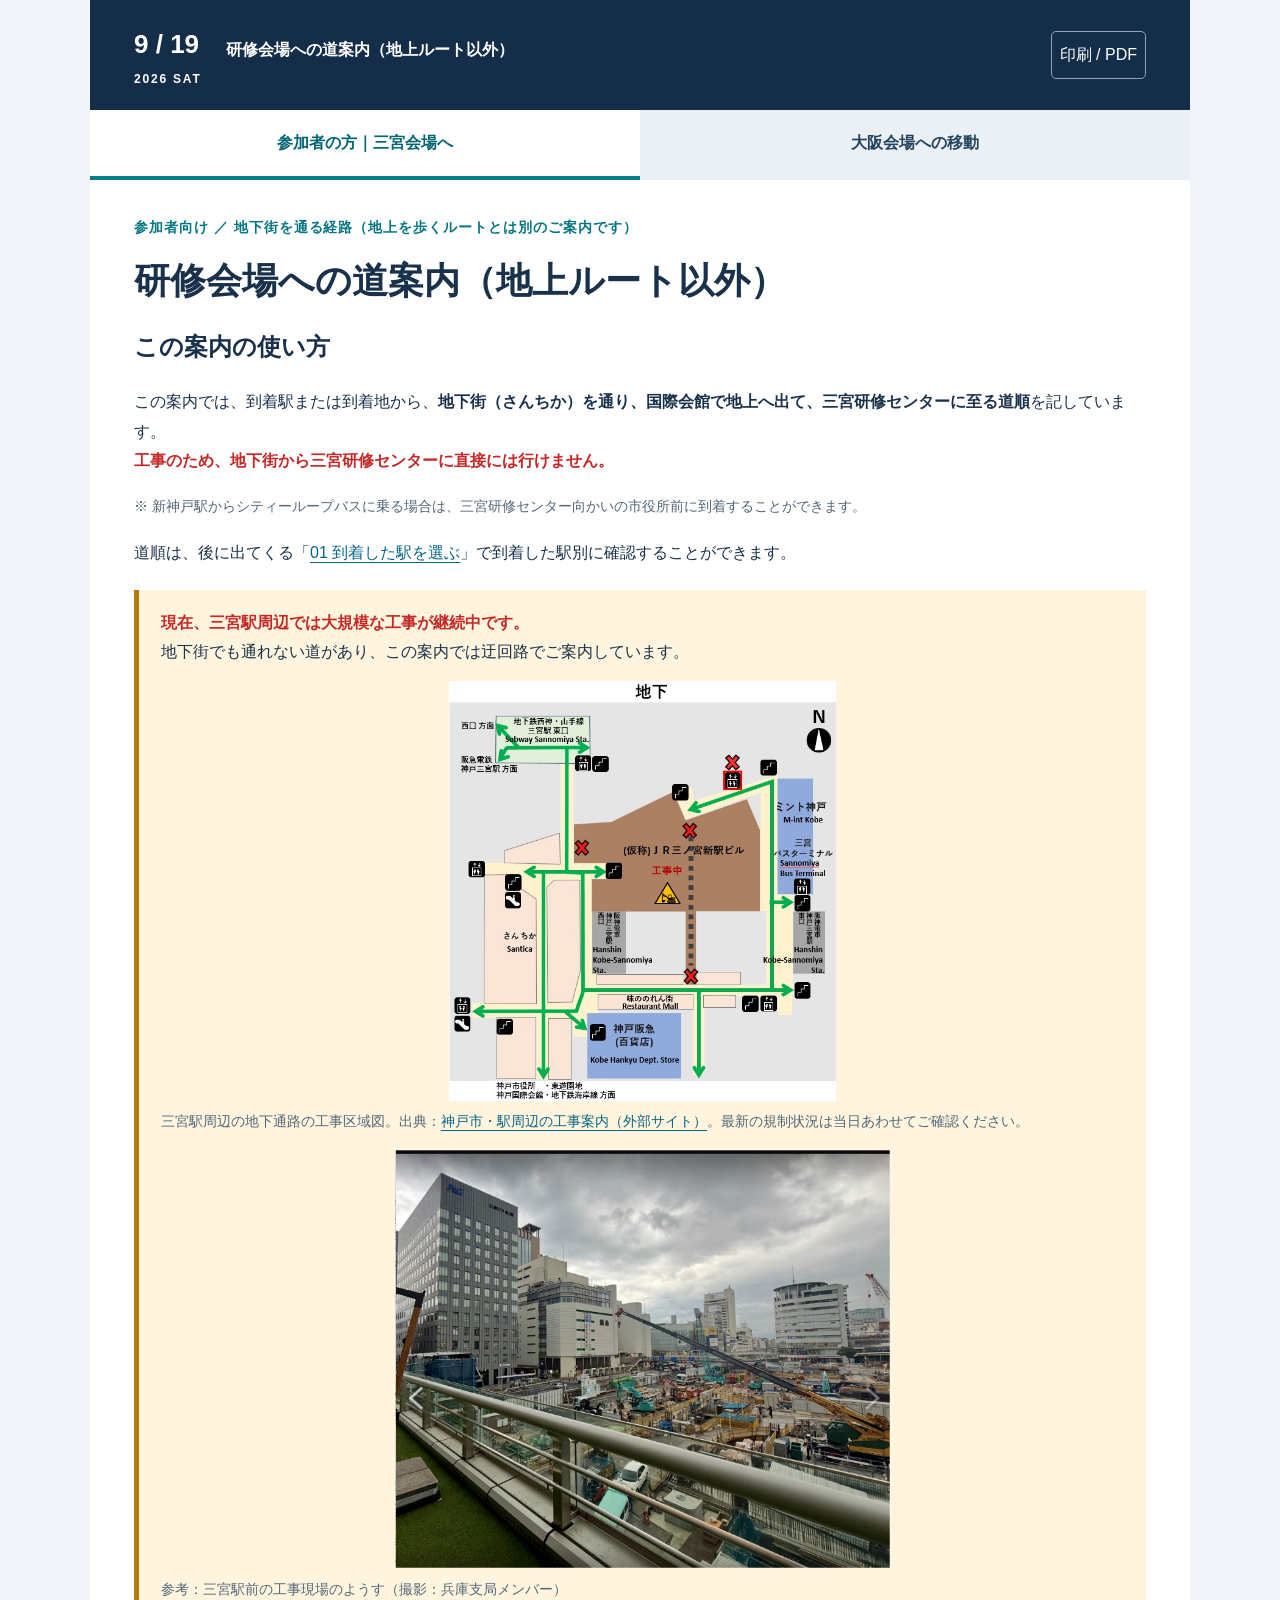
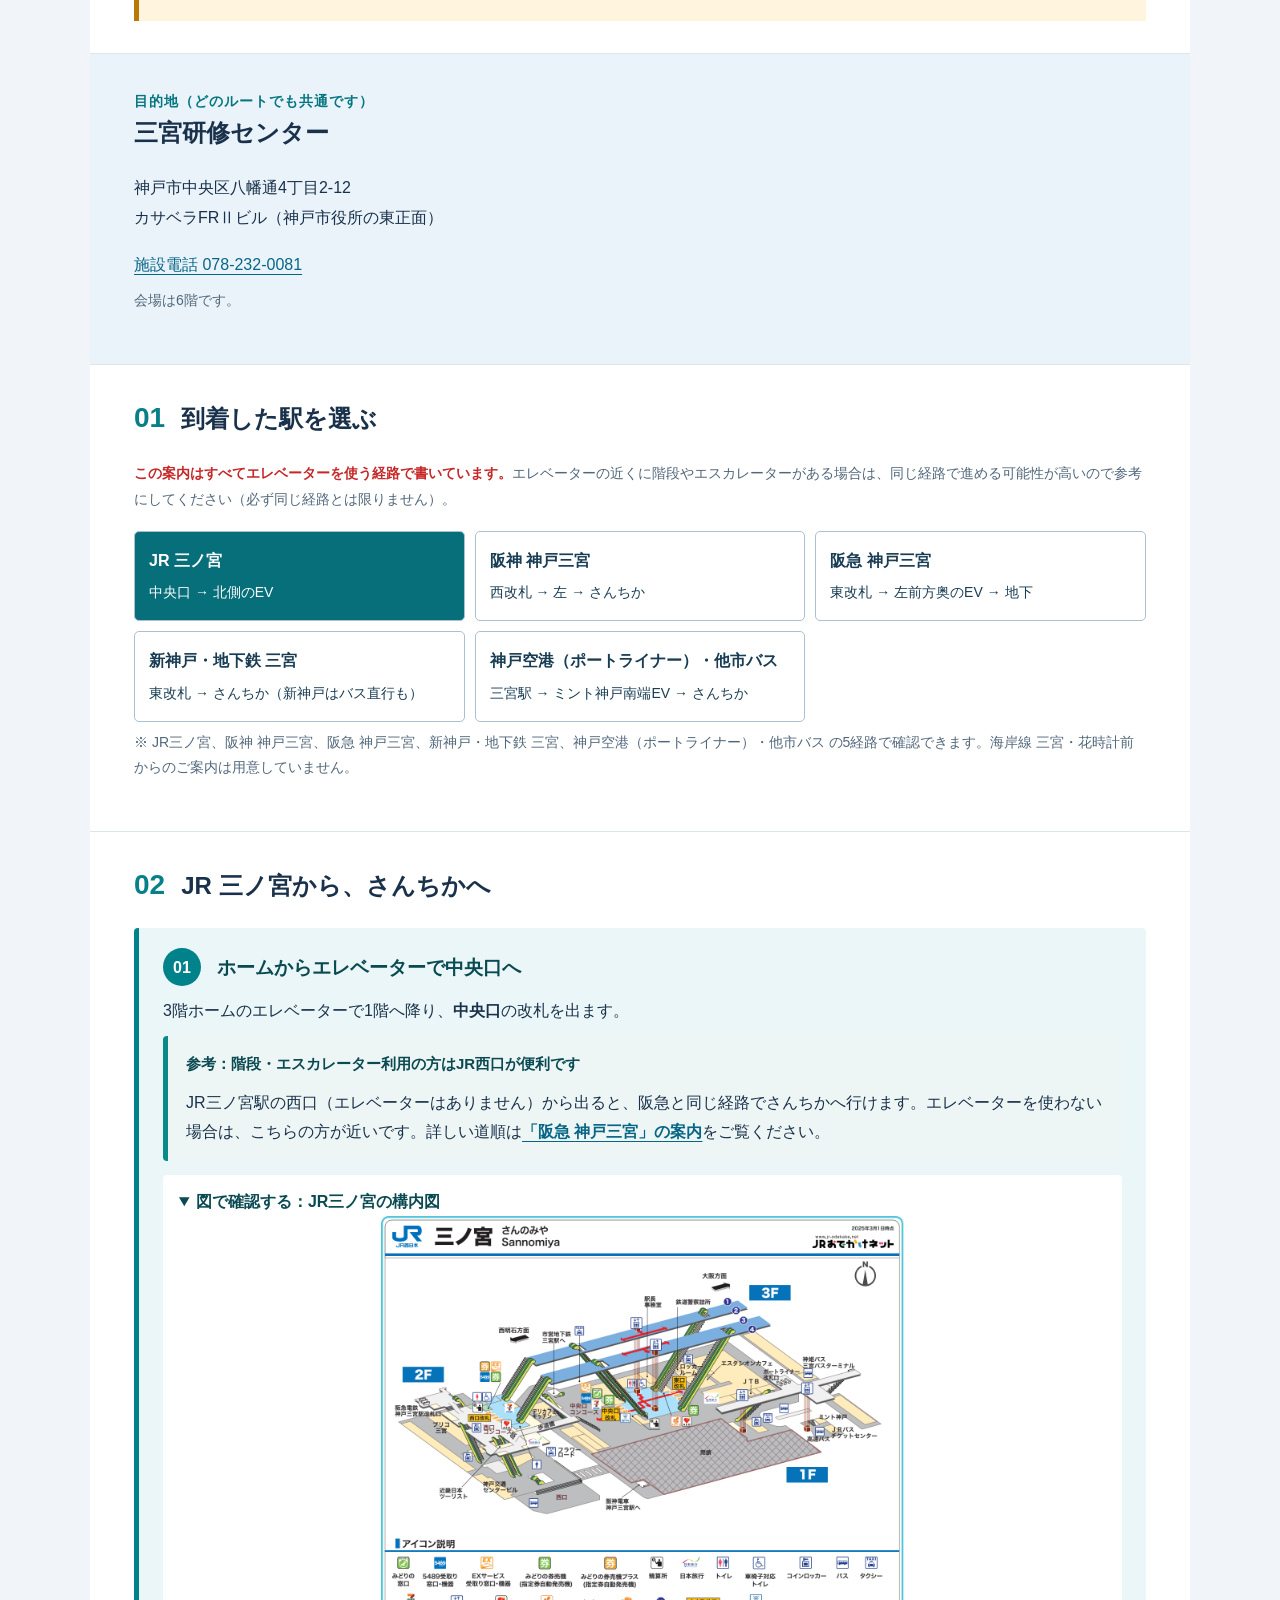
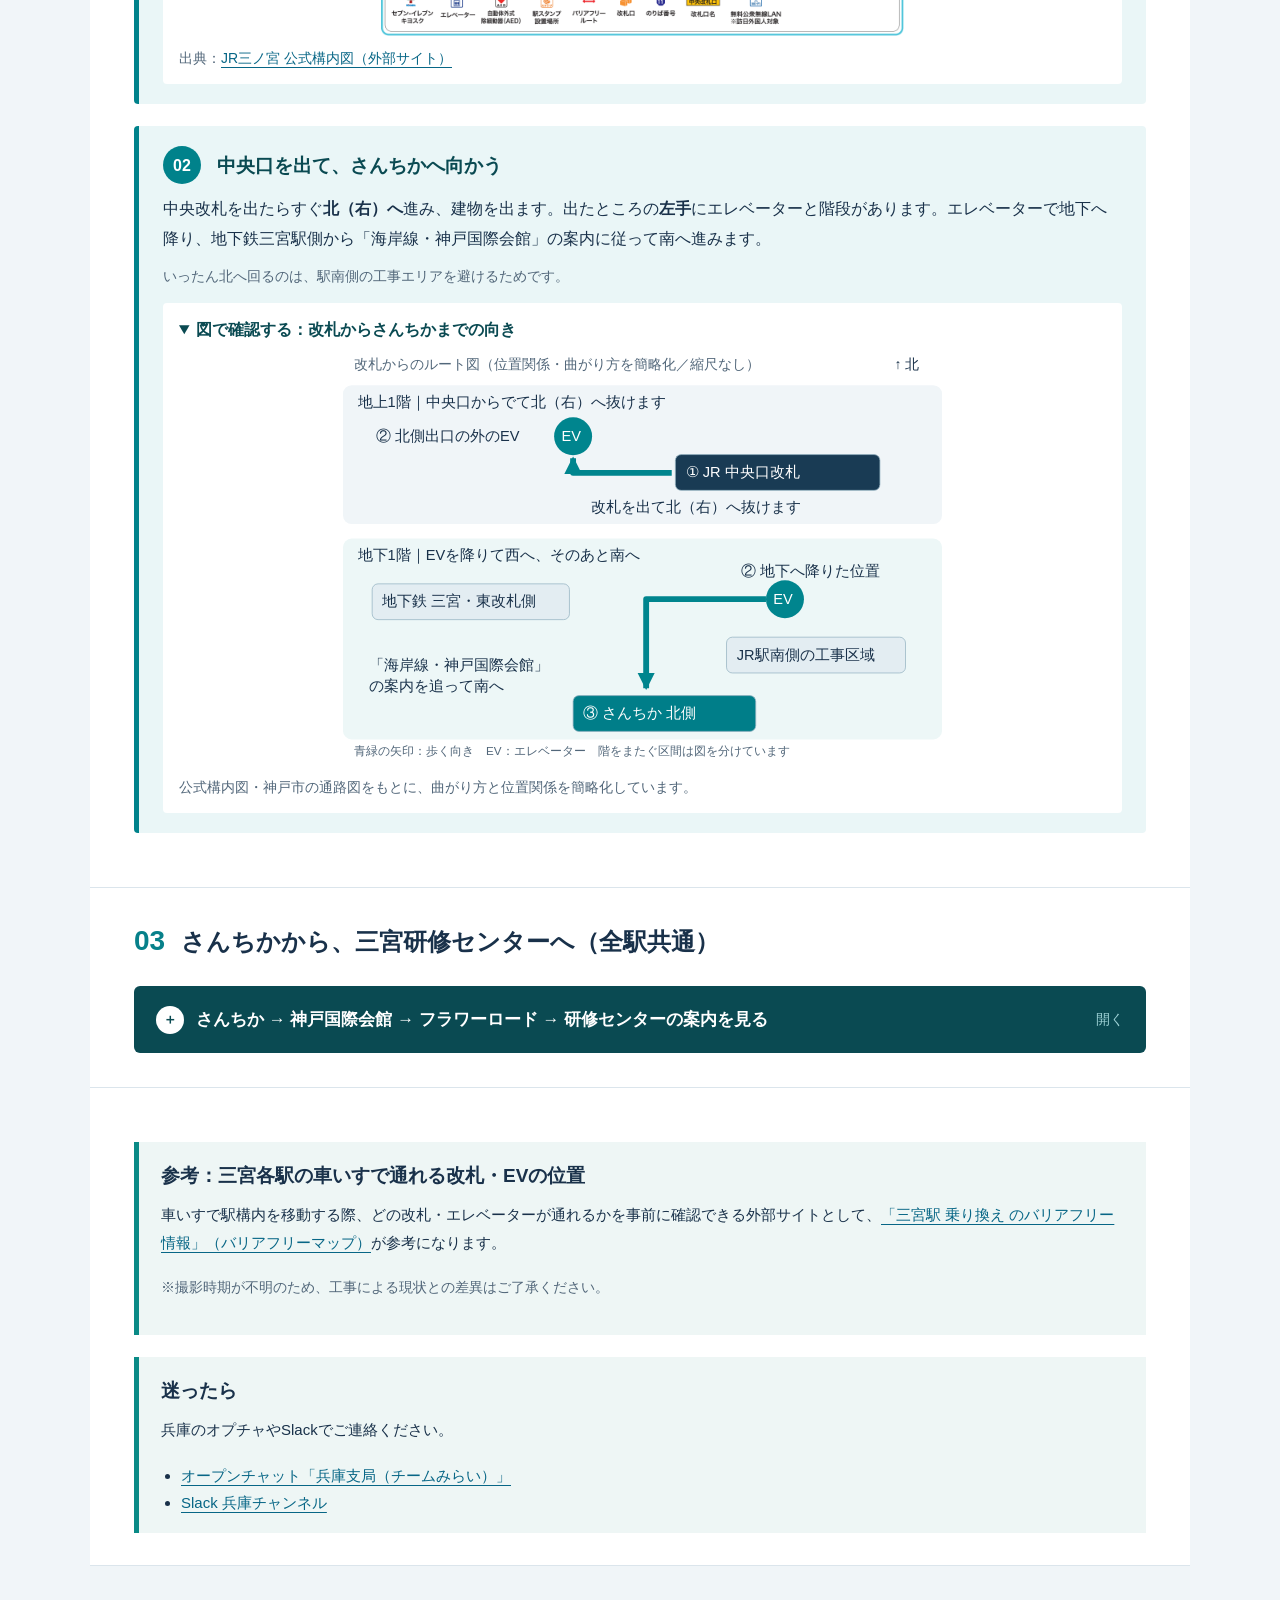
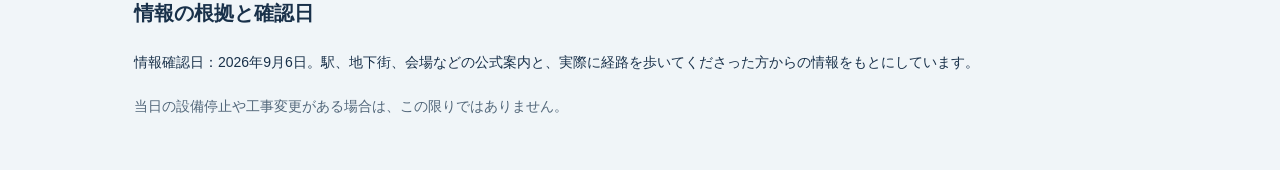
<file: chikagai-route/index.html>
<!doctype html><html lang="ja"><head><meta charset="utf-8"><meta name="viewport" content="width=device-width,initial-scale=1"><title>研修会場への道案内（地上ルート以外）</title><style>
*{box-sizing:border-box}
body{margin:0;background:#f1f5f9;color:#19314a;font-family:'BIZ UDPGothic','BIZ UDPゴシック','BIZ UDGothic','Yu Gothic UI','Yu Gothic','Hiragino Sans','Hiragino Kaku Gothic ProN',Meiryo,sans-serif;line-height:1.85;font-size:16px}
main{max-width:1100px;margin:auto;background:white}
header{display:flex;align-items:center;gap:24px;padding:20px 44px;background:#142e49;color:white}
header strong{font-size:26px}
header small{display:block;font-size:12px;letter-spacing:.15em}
header p{font-weight:bold}
header button{margin-left:auto;background:transparent;border:1px solid #91a5b8;color:white;padding:8px}
button{font:inherit;cursor:pointer;border-radius:5px}
nav{display:grid;grid-template-columns:1fr 1fr;position:sticky;top:0;z-index:2;background:white}
nav button{border:0;border-bottom:4px solid transparent;border-radius:0;padding:18px 8px;background:#eaf0f5;font-weight:bold;color:#23435d}
nav button[aria-pressed=true]{background:white;border-color:#007e89;color:#006471}
section{padding:32px 44px;border-bottom:1px solid #dbe5ec}
label{font-weight:bold;font-size:14px;color:#057681;letter-spacing:.07em}
h1{font-size:clamp(24px,3.2vw,36px);line-height:1.55;margin:12px 0 18px}
h2{font-size:24px;line-height:1.5;margin:0 0 22px}
h3{font-size:19px;margin:0}
p{margin:8px 0 18px}
em{font-style:normal;font-size:28px;color:#07808a;margin-right:16px}
aside{padding:18px 22px;background:#fff4de;border-left:5px solid #b87908;margin-top:22px}
aside strong{display:block}
aside a{margin-left:0}
.tips{padding:16px 22px;background:#eef6f5;border-left:5px solid #0a8a86;margin-top:22px;font-size:15px}
.tips h3{margin-bottom:8px}
.tips ul{margin:0;padding-left:20px}
.stations{display:grid;grid-template-columns:repeat(3,1fr);gap:10px}
.stations button{background:white;border:1px solid #a9c1d2;padding:14px;text-align:left;font-weight:bold;color:#193d54}
.stations button[aria-pressed=true]{background:#076f7a;color:white}
.stations button[disabled]{opacity:.55;cursor:default}
.stations small{display:block;font-weight:normal;font-size:14px;margin-top:5px}
.note,figcaption{font-size:14px;color:#52677a}
.address{background:#eaf3fa}
a{color:#076686;text-underline-offset:4px}
figure{margin:14px 0 0}
figure img,figure svg{width:100%;max-width:100%;max-height:420px;height:auto;object-fit:contain;display:block}
figcaption{margin-top:8px}

/* ---- 案内概要（カード形式） ---- */
.journey{list-style:none;padding:0;margin:8px 0 0;counter-reset:step}
.step{background:#eaf6f7;border-left:5px solid #00828b;border-radius:4px;padding:20px 24px;margin-bottom:22px}
.step-head{display:flex;align-items:center;gap:16px}
.step-head .num{background:#00828b;color:white;border-radius:50%;width:38px;height:38px;flex:none;display:flex;align-items:center;justify-content:center;font-weight:bold;font-size:16px}
.step-head h3{color:#0a4a52}
.step p{margin:10px 0 0}
.step details{margin-top:14px;background:white;border-radius:4px;padding:12px 16px}
.step summary{cursor:pointer;font-weight:bold;color:#0a4a52}

details a img,details a svg,details>img,details>svg{width:100%;max-width:100%;max-height:420px;height:auto;object-fit:contain;display:block}
details{padding:2px 0}

/* 共通セクション折りたたみのボタン風スタイル */
.disclosure-button{cursor:pointer;font-weight:bold;font-size:17px;padding:18px 22px;background:#0a4a52;color:white;border-radius:6px;list-style:none;display:flex;align-items:center;gap:12px;transition:background .2s}
.disclosure-button::-webkit-details-marker{display:none}
.disclosure-button::marker{content:''}
.disclosure-button:hover{background:#0d5c66}
.disclosure-button .icon{display:inline-flex;align-items:center;justify-content:center;width:28px;height:28px;background:white;color:#0a4a52;border-radius:50%;font-size:14px;flex:none;transition:transform .2s}
details[open] .disclosure-button .icon{transform:rotate(45deg)}
.disclosure-button .action{margin-left:auto;font-size:14px;font-weight:normal;color:#9dd1d5}
details[open] .disclosure-button .action::before{content:'閉じる'}
details:not([open]) .disclosure-button .action::before{content:'開く'}
@media(max-width:650px){
  .disclosure-button{font-size:15px;padding:14px 16px;gap:10px}
  .disclosure-button .action{font-size:13px}
}

/* スクリーンリーダー専用テキスト */
.sr-only{position:absolute;width:1px;height:1px;padding:0;margin:-1px;overflow:hidden;clip:rect(0,0,0,0);white-space:nowrap;border:0}

/* リンク誘導ブロック（写真つき解説記事など） */
.link-callout{background:#eef6f5;border-left:5px solid #0a8a86;border-radius:4px;padding:14px 18px;margin-top:10px}
.link-callout .q{font-weight:bold;color:#0a4a52;margin:0 0 6px;font-size:15px}
.link-callout .arrow{color:#0a8a86;margin-right:4px;font-weight:bold}
.link-callout a{font-weight:bold}

/* 注意喚起の赤字（重要な警告用） */
.warn,.note.warn{color:#c62828;font-weight:bold}

/* 変更・停止となった経路情報の取り消し線 */
.strike{text-decoration:line-through;text-decoration-color:#c62828;color:#8a8f98}

/* 画像上に位置マーカーを重ねるためのラッパ */
.image-annotate{position:relative;display:block;line-height:0}
.image-annotate img{width:100%;height:auto;display:block}
.image-annotate .marker{position:absolute;border:3px solid #d32f2f;border-radius:8px;box-shadow:0 0 0 2px rgba(255,255,255,.85);pointer-events:none}
.image-annotate .marker-label{position:absolute;background:#d32f2f;color:white;font-size:12px;font-weight:bold;padding:3px 8px;border-radius:4px;white-space:nowrap;pointer-events:none;line-height:1.3}
summary:focus-visible,a:focus-visible,button:focus-visible{outline:3px solid #b86d00;outline-offset:3px}
@media(max-width:650px){
  header{padding:14px 18px;gap:12px}
  header strong{font-size:22px}
  header p{font-size:14px}
  header button{font-size:12px}
  section,footer{padding:22px 18px}
  nav button{font-size:14px;padding:14px 7px}
  .stations{grid-template-columns:1fr 1fr}
  .stations button{font-size:14px;padding:11px}
  h2{font-size:22px}
  .step{padding:16px}
  .address div[style*="grid-template-columns:1fr 1fr"],
  section div[style*="grid-template-columns:1fr 1fr"]{grid-template-columns:1fr!important}
}
</style></head>
<body>
<main>

<header>
  <strong>9 / 19 <small>2026 SAT</small></strong>
  <p>研修会場への道案内（地上ルート以外）</p>
  <button type="button">印刷 / PDF</button>
</header>

<nav aria-label="案内の切り替え" role="tablist">
  <button aria-pressed="true" role="tab" aria-selected="true" id="tab-participant" aria-controls="guide-participant" data-tab="participant">参加者の方｜三宮会場へ</button>
  <button aria-pressed="false" role="tab" aria-selected="false" id="tab-osaka" aria-controls="guide-osaka" data-tab="osaka">大阪会場への移動</button>
</nav>

<div id="guide-participant" role="tabpanel" aria-labelledby="tab-participant" data-tab-panel="participant">

<section class="intro">
  <label>参加者向け ／ 地下街を通る経路（地上を歩くルートとは別のご案内です）</label>
  <h1>研修会場への道案内（地上ルート以外）</h1>
  <h2 style="margin-top:20px">この案内の使い方</h2>
  <p>この案内では、到着駅または到着地から、<strong>地下街（さんちか）を通り、国際会館で地上へ出て、三宮研修センターに至る道順</strong>を記しています。<br/><span class="warn">工事のため、地下街から三宮研修センターに直接には行けません。</span></p>
  <p class="note">※ 新神戸駅からシティーループバスに乗る場合は、三宮研修センター向かいの市役所前に到着することができます。</p>
  <p>道順は、後に出てくる「<a href="#station-select">01 到着した駅を選ぶ</a>」で到着した駅別に確認することができます。</p>
  <aside id="construction-map">
    <strong class="warn">現在、三宮駅周辺では大規模な工事が継続中です。</strong>
    地下街でも通れない道があり、この案内では迂回路でご案内しています。
    <figure style="margin-top:14px">
      <img src="images/construction-area.png" alt="三宮駅周辺の地下通路の工事区域図。JR三ノ宮新駅ビル部分が工事中で、赤い×印の箇所が通行止め。さんちか・ミント神戸・神戸阪急・阪神神戸三宮駅の位置関係と、通行可能な通路が緑の矢印で示されている"/>
      <figcaption>三宮駅周辺の地下通路の工事区域図。出典：<a href="https://www.city.kobe.lg.jp/a55197/koujinooshirase_ekisyuuhenn.html">神戸市・駅周辺の工事案内（外部サイト）</a>。最新の規制状況は当日あわせてご確認ください。</figcaption>
    </figure>
    <figure style="margin-top:14px">
      <img src="images/construction-photo.jpg" alt="三宮駅前の工事現場を上から見た写真。JR三ノ宮新駅ビルの建設のため、複数のクレーン・重機と足場が並び、広い範囲が工事エリアになっている"/>
      <figcaption>参考：三宮駅前の工事現場のようす（撮影：兵庫支局メンバー）</figcaption>
    </figure>
  </aside>
</section>

<section class="address">
  <label>目的地（どのルートでも共通です）</label>
  <h2>三宮研修センター</h2>
  <p>神戸市中央区八幡通4丁目2-12<br/>カサベラFRⅡビル（神戸市役所の東正面）</p>
  <a href="tel:0782320081">施設電話 078-232-0081</a>
  <p class="note">会場は6階です。</p>
</section>

<section id="station-select">
  <h2><em>01</em>到着した駅を選ぶ</h2>
  <p class="note"><span class="warn">この案内はすべてエレベーターを使う経路で書いています。</span>エレベーターの近くに階段やエスカレーターがある場合は、同じ経路で進める可能性が高いので参考にしてください（必ず同じ経路とは限りません）。</p>
  <div class="stations" role="radiogroup" aria-label="到着した駅を選ぶ">
    <button aria-pressed="true" role="radio" aria-checked="true" data-station="jr">JR 三ノ宮<small>中央口 → 北側のEV</small></button>
    <button aria-pressed="false" role="radio" aria-checked="false" data-station="hanshin">阪神 神戸三宮<small>西改札 → 左 → さんちか</small></button>
    <button aria-pressed="false" role="radio" aria-checked="false" data-station="hankyu">阪急 神戸三宮<small>東改札 → 左前方奥のEV → 地下</small></button>
    <button aria-pressed="false" role="radio" aria-checked="false" data-station="subway">新神戸・地下鉄 三宮<small>東改札 → さんちか（新神戸はバス直行も）</small></button>
    <button aria-pressed="false" role="radio" aria-checked="false" data-station="port">神戸空港（ポートライナー）・他市バス<small>三宮駅 → ミント神戸南端EV → さんちか</small></button>
  </div>
  <p class="note">※ JR三ノ宮、阪神 神戸三宮、阪急 神戸三宮、新神戸・地下鉄 三宮、神戸空港（ポートライナー）・他市バス の5経路で確認できます。海岸線 三宮・花時計前からのご案内は用意していません。</p>
</section>

<section aria-labelledby="section-station-route">
  <h2 id="section-station-route"><em>02</em><span data-station-name>阪神 神戸三宮</span>から、さんちかへ</h2>

  <!-- JR三ノ宮 -->
  <div class="station-panel" data-panel="jr">
    <ol class="journey">
      <li class="step">
        <div class="step-head"><span class="num">01</span><h3>ホームからエレベーターで中央口へ</h3></div>
        <p>3階ホームのエレベーターで1階へ降り、<strong>中央口</strong>の改札を出ます。</p>
        <div class="link-callout">
          <p class="q warn">参考：階段・エスカレーター利用の方はJR西口が便利です</p>
          <p>JR三ノ宮駅の西口（エレベーターはありません）から出ると、阪急と同じ経路でさんちかへ行けます。エレベーターを使わない場合は、こちらの方が近いです。詳しい道順は<a href="#" data-goto-station="hankyu">「阪急 神戸三宮」の案内</a>をご覧ください。</p>
        </div>
        <details open>
          <summary>図で確認する：JR三ノ宮の構内図</summary>
          <a href="images/jr-map.png" target="_blank" rel="noreferrer"><img src="images/jr-map.png" alt="JR三ノ宮の公式構内図。エレベーターと中央口改札の位置を示す"/></a>
          <p class="note">出典：<a href="https://eki.jr-odekake.net/premises?id=0610143">JR三ノ宮 公式構内図（外部サイト）</a></p>
        </details>
      </li>
      <li class="step">
        <div class="step-head"><span class="num">02</span><h3>中央口を出て、さんちかへ向かう</h3></div>
        <p>中央改札を出たらすぐ<strong>北（右）へ</strong>進み、建物を出ます。出たところの<strong>左手</strong>にエレベーターと階段があります。エレベーターで地下へ降り、地下鉄三宮駅側から「海岸線・神戸国際会館」の案内に従って南へ進みます。</p>
        <p class="note">いったん北へ回るのは、駅南側の工事エリアを避けるためです。</p>
        <details open>
          <summary>図で確認する：改札からさんちかまでの向き</summary>
          <a href="images/station-route-0.svg" target="_blank" rel="noreferrer"><img src="images/station-route-0.svg" alt="JR三ノ宮の改札から、さんちかへ歩く向きと目印の位置図"/></a>
          <p class="note">公式構内図・神戸市の通路図をもとに、曲がり方と位置関係を簡略化しています。</p>
        </details>
      </li>
    </ol>
  </div>

  <!-- 阪神 神戸三宮 -->
  <div class="station-panel" data-panel="hanshin" hidden>
    <ol class="journey">
      <li class="step">
        <div class="step-head"><span class="num">01</span><h3>ホームからエレベーターで西改札（地下1階）へ</h3></div>
        <p>地下2階ホームから、<strong>西口側のエレベーター</strong>で地下1階へ上がります。エレベーターを出てまっすぐ進むと、<strong>駅長室前の西改札</strong>があります。</p>
        <p class="note warn">三宮研修センターへは、再開発工事の関係で<strong>西改札（西口）</strong>が便利です。東改札から出ると、地上・地下ともに工事の迂回が必要になります。</p>
        <details open>
          <summary>図で確認する：阪神 神戸三宮の構内図</summary>
          <a href="images/hanshin-kenshu.png" target="_blank" rel="noreferrer"><img src="images/hanshin-kenshu.png" alt="阪神 神戸三宮駅の構内案内図。左側に西改札とサンチカ方面への通路、右側に東改札とミント神戸方面。図中に「三宮研修センターへは、再開発工事の関係上西口が便利です」と赤字の注記あり"/></a>
          <p class="note">出典：三宮研修センターが公開している阪神 神戸三宮駅 構内案内図（<a href="https://f-road.co.jp/kenshu/4832">三宮研修センター「2025年10月より地下道工事による通行止めについて」</a>より）。より詳しい図は <a href="https://www.hanshin.co.jp/uploads/guidemap/sannomiya.pdf">阪神 神戸三宮 公式構内図（PDF）</a> でも確認できます。</p>
        </details>
      </li>
      <li class="step">
        <div class="step-head"><span class="num">02</span><h3>西改札を出て左、阪急百貨店前を右へ（さんちかに入る）</h3></div>
        <p>西改札を出て<strong>左へ</strong>進みます。少し進んだ<strong>神戸阪急（百貨店）</strong>の前で<strong>右へ</strong>曲がると、さんちかのメイン通路（南向き）に入ります。ここが下の共通案内でいうA1付近です。</p>
        <p class="note">「神戸阪急」は百貨店の名前で、阪急電車の駅ではありません。地下1階のまま進みます。</p>
        <details open>
          <summary>図で確認する：改札からさんちかまでの向き</summary>
          <a href="images/station-route-1.svg" target="_blank" rel="noreferrer"><img src="images/station-route-1.svg" alt="阪神 神戸三宮の改札から、さんちかへ歩く向きと目印の位置図。西改札→左→神戸阪急（百貨店）前→右→さんちか南への通路"/></a>
          <p class="note">公式構内図・神戸市の通路図をもとに、曲がり方と位置関係を簡略化しています。</p>
        </details>
      </li>
    </ol>
  </div>

  <!-- 阪急 神戸三宮 -->
  <div class="station-panel" data-panel="hankyu" hidden>
    <ol class="journey">
      <li class="step">
        <div class="step-head"><span class="num">01</span><h3>ホームからエレベーターで東改札（2階）へ</h3></div>
        <p>阪急 神戸三宮駅のホームは3階です。ホーム上のエレベーターで<strong>2階へ降り、東改札</strong>を出ます。</p>
        <details open>
          <summary>図で確認する：阪急 神戸三宮の構内図</summary>
          <a href="images/hankyu.png" target="_blank" rel="noreferrer"><img src="images/hankyu.png" alt="阪急 神戸三宮の公式構内図。エレベーターと東改札の位置を確認"/></a>
          <p class="note">出典：<a href="https://www.hankyu.co.jp/station/sannomiya_map.html">阪急 神戸三宮 公式構内図（外部サイト）</a>。公式図に描かれた他の出口もありますが、この案内では東改札を使います。</p>
        </details>
      </li>
      <li class="step">
        <div class="step-head"><span class="num">02</span><h3>東改札を出て左前方奥のEVで地下へ、地下鉄側からさんちかに入る</h3></div>
        <p>東改札を出て、<strong>左前方のかなり奥</strong>にある地下へ続くエレベーターで地下へ降ります。降りた先は<strong>市営地下鉄 西神・山手線 三宮駅</strong>側です。地下では東へ進むと、南向きのさんちかへ続くコンコースがあります。ここが下の共通案内でいうA1付近です。</p>
        <details open>
          <summary>図で確認する：改札からさんちかまでの向き</summary>
          <a href="images/station-route-2.svg" target="_blank" rel="noreferrer"><img src="images/station-route-2.svg" alt="阪急 神戸三宮の改札から、さんちかへ歩く向きと目印の位置図"/></a>
          <p class="note">公式構内図・神戸市の通路図をもとに、曲がり方と位置関係を簡略化しています。</p>
        </details>
        <details>
          <summary>改札階から直接地下に降りるルート（車いすの方おすすめ）</summary>
          <p>少しわかりにくいかもしれませんが、阪急の東改札を出て<strong>南（右）</strong>に行って<strong>交通センタービルのエレベーター</strong>で2階から直接地下（B1・阪神西口側）に降りることもできます。車いすの方はこちらがおすすめです。</p>
          <p class="note">地下に降りた先の経路（交通センタービル → 阪神西口改札付近 → さんちかへ）は、冒頭で紹介した <a href="https://barrier-free-map.com/6549.php">「三宮駅 乗り換え のバリアフリー情報」</a>（「阪急→阪神」の項）で写真付きで確認できます。</p>
        </details>
      </li>
    </ol>
  </div>

  <!-- 新神戸・地下鉄 三宮 -->
  <div class="station-panel" data-panel="subway" hidden>
    <details open style="background:#fff4de;border-left:5px solid #b87908;padding:14px 18px;margin-bottom:22px">
      <summary style="cursor:pointer;font-weight:bold">新幹線で新神戸についた方へ</summary>
      <p>三宮までは市営地下鉄 西神・山手線で1駅（西神中央・名谷方面）です。三宮駅で降りたあとは、下のカード01から進んでください。</p>
      <p>なお、地下街を通らず会場近くまで直行する神姫バス「シティループ」もあります。新神戸駅から乗換なして、「市役所前」まで約13分、向かいが会場です。</p>
      <p class="note">また、乗り場や時刻表などは、<a href="https://www.shinkibus.co.jp/bus/cityloop/">神姫バス・シティーループのHP</a>でご確認ください。</p>
    </details>

    <ol class="journey">
      <li class="step">
        <div class="step-head"><span class="num">01</span><h3>ホームからエレベーターで東改札（地下1階）へ</h3></div>
        <p>地下2階または地下3階のホームから、<strong>東改札側のエレベーター</strong>で地下1階へ上がります。新神戸から到着する名谷・西神中央方面のホームからも、エレベーターで地下1階の東改札に上がれます。</p>
        <details open>
          <summary>図で確認する：地下鉄 三宮の構内図</summary>
          <a href="images/subway.jpg" target="_blank" rel="noreferrer"><img src="images/subway.jpg" alt="地下鉄 三宮の公式構内図。エレベーターと東改札の位置を確認"/></a>
          <p class="note">出典：<a href="https://kotsu.city.kobe.lg.jp/subway/timetable1/sannomiya/">地下鉄 三宮 公式構内図（外部サイト）</a>。公式図に描かれた他の出口もありますが、この案内では東改札を使います。</p>
        </details>
      </li>
      <li class="step">
        <div class="step-head"><span class="num">02</span><h3>東改札を出て、さんちかへ向かう</h3></div>
        <p>東改札を出て、「<strong>阪神電車・地下鉄海岸線・三宮・花時計前</strong>」方面へ進みます。<strong>東出口3の地上行きエレベーターには上がらず</strong>、地下の南北通路を南へ進むと、さんちかにつながります。ここが下の共通案内でいうA1付近です。</p>
        <details open>
          <summary>図で確認する：改札からさんちかまでの向き</summary>
          <a href="images/station-route-3.svg" target="_blank" rel="noreferrer"><img src="images/station-route-3.svg" alt="地下鉄 三宮の改札から、さんちかへ歩く向きと目印の位置図"/></a>
          <p class="note">公式構内図・神戸市の通路図をもとに、曲がり方と位置関係を簡略化しています。</p>
        </details>
      </li>
    </ol>
  </div>

  <!-- 神戸空港（ポートライナー）・他市バス -->
  <div class="station-panel" data-panel="port" hidden>
    <p class="note">神戸空港からのポートライナーで三宮駅に着いた方の案内です。ポートライナー三宮駅の時刻表は<a href="https://www.knt-liner.co.jp/stationp01/">神戸新交通・ポートライナー 三宮駅時刻表（外部サイト）</a>で確認できます（平日・土日祝で別）。</p>

    <ol class="journey">
      <li class="step">
        <div class="step-head"><span class="num">01</span><h3>神戸空港からポートライナーで三宮駅へ</h3></div>
        <p>神戸空港駅から<strong>ポートライナーの三宮行き</strong>に乗ります。三宮駅が終点です。</p>
        <p class="note">神戸空港側の詳しいアクセスは<a href="https://www.kairport.co.jp/">神戸空港 公式サイト（外部サイト）</a>で確認できます。</p>
      </li>

      <li class="step">
        <div class="step-head"><span class="num">02</span><h3>三宮駅の改札を出て、ミント神戸2階の南端EVへ</h3></div>
        <p>ホーム中央付近のエレベーターで<strong>3階から2階</strong>へ降り、改札を出て「<strong>阪神（東口）方面</strong>」の出口へ向かいます。</p>
        <p class="note warn">改札を出てすぐの「ポートライナー三宮駅 南エレベーター」は<a href="https://www.knt-liner.co.jp/news/8840/">停止中（2026年9月4日〜11月30日）</a>のため使えません。代わりにミント神戸のエレベーターを使います。</p>
        <p><strong>ミント神戸（三宮バスターミナル）</strong>の2階に入り（目印は途中のUnited Arrowsなどの店舗）、南へ進むと奥にエレベーターが3基あります。<strong>一番奥（南端）</strong>のエレベーターを使います。</p>
        <details open>
          <summary>図で確認する：ポートライナー 三宮の構内図</summary>
          <a href="images/port-annotated.png" target="_blank" rel="noreferrer"><img src="images/port-annotated.png" alt="ポートライナー 三宮の公式構内図。エレベーターと改札の位置を確認。青丸で囲んだ改札外の出口が、阪神（東口）方面へ進む出口"/></a>
          <p class="note">出典：<a href="https://www.knt-liner.co.jp/station/p01/">ポートライナー 三宮 公式構内図（外部サイト）</a>。青丸は「阪神（東口）方面」の出口を示しています。</p>
        </details>
      </li>

      <li class="step">
        <div class="step-head"><span class="num">03</span><h3>ミント神戸南端のEVで地下1階へ</h3></div>
        <p>ミント神戸南端のエレベーターで<strong>地下1階</strong>へ降ります。</p>
        <details open>
          <summary>図で確認する：ミント神戸周辺の地下と、使うEV・停止中のEV</summary>
          <a href="images/construction-area.png" target="_blank" rel="noreferrer"><img src="images/construction-area.png" alt="三宮駅周辺の地下通路の工事区域図。ミント神戸北側のエレベーターは赤×で通行止め、南側のエレベーターが使える。周辺にはさんちか・味ののれん街・阪神電車 神戸三宮駅も描かれている"/></a>
          <p class="note">図の右上、ミント神戸北側の階段・EVアイコンが赤×で示されている箇所が停止中です。今回使うのは<strong>ミント神戸南端のEV</strong>（図の右側、阪神 神戸三宮駅 東口の少し上）です。出典：<a href="https://www.city.kobe.lg.jp/a55197/koujinooshirase_ekisyuuhenn.html">神戸市・駅周辺の工事案内（外部サイト）</a>。<a href="#construction-map">ページ冒頭にも同じ図</a>を掲載しています。</p>
        </details>
      </li>

      <li class="step">
        <div class="step-head"><span class="num">04</span><h3>地下から味ののれん街を通ってさんちかへ</h3></div>
        <p>地下1階に降りたら、<strong>阪神東口側から「味ののれん街」を西へ</strong>進みます。さんちかの南北通路につながり、ここが下の共通案内でいうA1付近です。</p>
      </li>
    </ol>

    <details open style="background:#fff4de;border-left:5px solid #b87908;padding:14px 18px;margin-top:22px">
      <summary style="cursor:pointer;font-weight:bold">他市からのバスで三宮に着いた方へ</summary>
      <p>バスは会社や路線によって降りる場所が違います。<strong>ミント神戸（三宮バスターミナル）</strong>に着いた場合は、上の<strong>カード03</strong>から進めます。</p>
      <p>神姫バスの<strong>神戸三宮バスターミナル</strong>（JR三ノ宮駅の東口から徒歩5分ほどの別の場所）や、伊丹空港からのリムジンバスで<strong>神戸阪急百貨店の北西</strong>付近に着く場合など、降り場は複数あるため、この案内では個々のバスの経路までは扱いません。降り場と時刻は、利用するバス会社の公式で確認してください。</p>
      <ul>
        <li><a href="https://www.shinkibus.co.jp/highway/category/landing_guidance/index.html">神姫バス・乗り場案内（外部サイト）</a></li>
        <li><a href="https://www.shinkibus.co.jp/highway/category/limousine/ukb.html">神姫バス・神戸空港アクセスバス（新神戸・三宮線）（外部サイト）</a></li>
      </ul>
      <p class="note">神戸阪急百貨店に着いた場合は、地下に降りてから神戸阪急前の通路を通り、さんちかのメイン通路（南向き）に入ります。ここが下の共通案内でいうA1付近です。</p>
    </details>
  </div>
</section>

<section>
  <h2><em>03</em>さんちかから、三宮研修センターへ（全駅共通）</h2>
  <details>
    <summary class="disclosure-button">
      <span class="icon" aria-hidden="true">＋</span>
      <span>さんちか → 神戸国際会館 → フラワーロード → 研修センターの案内を見る</span>
      <span class="action"></span>
      <span class="sr-only">（ここから先はどの駅から来ても同じ道順です。3つのステップを含みます）</span>
    </summary>
    <p class="note" style="margin-top:14px">ここから先はどの駅から来ても同じ道順です。</p>

  <ol class="journey">

      <li class="step">
        <div class="step-head"><span class="num">01</span><h3>さんちかを南へ、神戸国際会館の地下入口（A8）へ</h3></div>
        <p>さんちかのメイン通路を南に進み、突き当たりで左へ折れて、南端の<strong>「A8／至 神戸国際会館・SOL」</strong>方面へ向かいます。</p>
        <p class="note">この案内では、A8を経由して神戸国際会館の地下入口へ入る経路でご案内します。</p>
        <details style="margin-top:10px">
          <summary style="cursor:pointer;font-size:14px;color:#52677a">なぜ神戸国際会館経由なのか（C5出口が使えないため）</summary>
          <p class="note warn" style="margin-top:8px">研修センターの最寄り出口だったC5は、<a href="https://f-road.co.jp/kenshu/4832">工事のため使えません（三宮研修センターの通行止め案内）</a>。</p>
        </details>
        <details open>
          <summary>図で確認する：三宮各駅からさんちかを通ってA8へ</summary>
          <img src="images/santica-a1-a8.png" alt="三宮各駅地下-地上ルート図。JR・ポートライナー側やJR阪神側からA1出入口へ、A1からA8（神戸国際会館・SOL方面）まで矢印で示されている。図中右上の「JR・ポートライナー（空港）」からA1へ向かう経路には赤い×印と「通れません」の文字が入っている"/>
          <p class="note"><span class="warn">【重要】この図の一部の経路は現在通れません。</span>図中右上の「JR・ポートライナー（空港）」から直接A1へ向かう経路（赤×印・「通れません」の記載）は工事のため通行止めです。<strong>JR</strong>は「地下鉄連絡通路」を通ってA1へ、<strong>ポートライナー</strong>はミント神戸から阪神 神戸三宮駅と同じ経路になります。詳しくは上の「01 到着した駅を選ぶ」で該当駅の案内をご覧ください。</p>
          <p class="note">出典：<a href="https://f-road.co.jp/kenshu/4832">三宮研修センター「2025年10月より地下道工事による通行止めについて」</a>。到着した駅によってA1に出る位置は異なりますが、A1からA8までの道順は共通です。</p>
        </details>
        <p class="note" style="margin-top:14px">地下通路の通行止め箇所は<a href="#construction-map">ページ冒頭の工事区域図</a>で確認できます。</p>
      </li>

    <li class="step">
      <div class="step-head"><span class="num">02</span><h3>神戸国際会館から1階へ</h3></div>
      <p>A8を出た先に神戸国際会館の地下入口があります。館内には案内表示があり、<strong>西エレベーター</strong>（スターバックスの左側）か、エスカレーターでも1階へ上がれます。</p>
      <details open>
        <summary>図で確認する：神戸国際会館 地下1階フロア図</summary>
        <a href="images/sol-b1.png" target="_blank" rel="noreferrer" class="image-annotate">
          <img src="images/sol-b1.png" alt="神戸国際会館SOLの地下1階。左のSANTICA接続通路の上側、KOBE HANKYU 西と書かれた場所に、赤枠で示された西エレベーター"/>
          <span class="marker" style="left:20%;top:42%;width:8%;height:11%"></span>
          <span class="marker-label" style="left:20%;top:28%">西EV<br/>（これを使う）</span>
        </a>
        <p class="note">図中の<strong>赤枠</strong>が「西エレベーター」の位置です（「KOBE HANKYU 西」の下）。サンクンガーデン付近にも別のEVがありますが、この案内では西EVを使います。</p>
        <p class="note">出典：<a href="https://www.kobe-sol.jp/shop/floor">神戸国際会館SOL・B1Fフロアガイド（外部サイト）</a></p>
      </details>
    </li>

    <li class="step">
      <div class="step-head"><span class="num">03</span><h3>交差点を南へ渡り、フラワーロード東側を進む</h3></div>
      <p>1階に出たら、フラワーロード沿いに南（市役所・海側）へ。国際会館前交差点を南へ渡り、道路の東側を進みます。市バス「市役所前」を通過し、ポートループ「市役所・東遊園地前 PL32」が会場正面の目印です。</p>
      <details open>
        <summary>図で確認する：地上の位置図</summary>
        <svg viewBox="0 0 700 510" role="img" aria-label="北が上。神戸国際会館から交差点を南へ渡り、フラワーロード東側を研修センターまで歩く"><rect width="700" height="510" fill="#f4f8fa"></rect><path d="M290 20V490" stroke="#d4dfe6" stroke-width="86"></path><path d="M20 170H680" stroke="#d4dfe6" stroke-width="50"></path><g fill="#e0eded" stroke="#91b6bd"><rect x="365" y="35" width="300" height="105" rx="8"></rect><rect x="40" y="280" width="190" height="95" rx="8"></rect><rect x="400" y="385" width="265" height="85" rx="8"></rect></g><g fill="#19314a" font-size="20" font-family="inherit"><text x="42" y="45">↑ 北・駅側</text><text x="410" y="75">神戸国際会館</text><text x="410" y="108">西EV → 1階西側へ</text><text x="390" y="180">国際会館前交差点</text><text x="64" y="325">神戸市役所</text><text x="410" y="418">三宮研修センター</text><text x="415" y="450" font-size="17">カサベラFRⅡビル</text><text x="405" y="275" font-size="18">市バス「市役所前」</text><text x="405" y="373" font-size="18">ポートループ PL32</text><text x="45" y="430" font-size="17">フラワーロード</text><text x="45" y="465">南・海側 ↓</text></g><path d="M389 113H357V424H395" fill="none" stroke="#00858e" stroke-width="9" stroke-linejoin="round"></path><path d="m380 410 18 14-18 14" fill="none" stroke="#00858e" stroke-width="6"></path><circle cx="358" cy="265" r="8" fill="#e39c37"></circle><circle cx="358" cy="366" r="8" fill="#e39c37"></circle><text x="355" y="225" fill="#007480" font-size="17">横断歩道を渡る</text></svg>
      </details>
    </li>

  </ol>
  </details>
</section>

<section>
  <div class="tips">
    <h3>参考：三宮各駅の車いすで通れる改札・EVの位置</h3>
    <p>車いすで駅構内を移動する際、どの改札・エレベーターが通れるかを事前に確認できる外部サイトとして、<a href="https://barrier-free-map.com/6549.php">「三宮駅 乗り換え のバリアフリー情報」（バリアフリーマップ）</a>が参考になります。</p>
    <p class="note">※撮影時期が不明のため、工事による現状との差異はご了承ください。</p>
  </div>
  <div class="tips">
    <h3>迷ったら</h3>
    <p>兵庫のオプチャやSlackでご連絡ください。</p>
    <ul>
      <li><a href="https://line.me/ti/g2/gknKp1Lhf251DXhxMSpNH-mfsu90caIgdSnn1g?utm_source=invitation&utm_medium=link_copy&utm_campaign=default">オープンチャット「兵庫支局（チームみらい）」</a></li>
      <li><a href="https://team-mirai-volunteer.slack.com/archives/C091S21PNJF">Slack 兵庫チャンネル</a></li>
    </ul>
  </div>
</section>

<footer style="padding:32px 44px;background:#f0f5f8">
  <h2 style="font-size:20px">情報の根拠と確認日</h2>
  <p style="font-size:14px">情報確認日：2026年9月6日。駅、地下街、会場などの公式案内と、実際に経路を歩いてくださった方からの情報をもとにしています。</p>
  <p class="note">当日の設備停止や工事変更がある場合は、この限りではありません。</p>
</footer>

</div><!-- /guide-participant -->

<div id="guide-osaka" role="tabpanel" aria-labelledby="tab-osaka" data-tab-panel="osaka" hidden>

<section class="intro">
  <label>参加者・スタッフ向け ／ 神戸会場 → 大阪会場</label>
  <h1>三宮から大阪会場（大阪科学技術センター）への移動</h1>
  <ul>
    <li>神戸会場での研修後、大阪会場へ移動する方向けの案内です。</li>
    <li>三宮駅から大阪梅田まで約20〜30分、そこから大阪メトロ四つ橋線で<strong>1駅の本町駅</strong>か、<strong>次の肥後橋駅</strong>で降りるのが分かりやすいです。</li>
    <li>大阪メトロ御堂筋線 本町駅からも会場に行けますが道順が少しわかりにくく最寄り駅でもないため、ここでは<strong>大阪メトロ四つ橋線 西梅田駅</strong>からのルートを案内しています。</li>
  </ul>

  <div class="address" style="margin-top:24px;padding:20px;border-radius:4px">
    <label>大阪会場（目的地）</label>
    <h2 style="margin:8px 0 12px">大阪科学技術センター 8階大ホール</h2>
    <p>大阪市西区靱本町1丁目8番4号</p>
    <p><a href="https://www.ostec.or.jp/access.html">公式アクセスマップ（外部サイト）</a></p>
    <p class="note"><span class="warn">※大阪科学技術センターと大阪科学技術館は同じ建物です。</span>（看板など公式の案内は大阪科学技術館となっているようです。）</p>
    <p class="note warn">※類似名称の<strong>大阪市立科学館</strong>（中之島）と間違えないでください。</p>
    <figure style="margin:14px 0 0">
      <img src="images/osaka-ostec-building.jpg" alt="大阪科学技術センターの建物全景。8階建てのグレー色の建物で、上部に「大阪科学技術館」のマークがある"/>
      <figcaption>大阪科学技術センター 全景（1〜2階は大阪科学技術館、3階以上が大阪科学技術センター）</figcaption>
    </figure>
    <div style="display:grid;grid-template-columns:1fr 1fr;gap:12px;margin-top:14px">
      <figure style="margin:0">
        <img src="images/osaka-ostec-signboard.jpg" alt="大阪科学技術館の敷地入口の看板。壁面に「大阪科学技術館」のロゴと、大きな案内掲示板"/>
        <figcaption>敷地入口の看板（「大阪科学技術館」のロゴ）</figcaption>
      </figure>
      <figure style="margin:0">
        <img src="images/osaka-ostec-entrance2.jpg" alt="建物玄関のガラス扉。「大阪科学技術センター」の文字と、「大阪科学技術センター/大阪科学技術館 正面玄関」の案内板"/>
        <figcaption>建物正面玄関（「大阪科学技術センター」の表示あり）</figcaption>
      </figure>
    </div>
  </div>
</section>

<section>
  <h2><em>01</em>三宮 → 大阪 → 西梅田まで（3つの選択肢）</h2>

  <ol class="journey">
    <li class="step">
      <div class="step-head"><span class="num">A</span><h3>JR新快速で 三ノ宮 → 大阪 → 西梅田（四つ橋線）</h3></div>
      <ul>
        <li>JR三ノ宮駅から新快速で<strong>大阪駅まで最短の約21分</strong>。</li>
        <li>本数が多い。</li>
        <li>大阪駅から西梅田駅までは<strong>徒歩5〜7分</strong>かかり、経路はやや複雑。</li>
        <li><strong>【タクシーで直行も可能】</strong>大阪駅・桜橋口からタクシーで大阪科学技術センターまで直行も可能。約10〜20分、料金目安1,300円程度（御堂筋の混雑状況による。土曜日日中は緩やかな渋滞の可能性あり）。<br/>※上記は例です。タクシー乗り場は各駅に複数あります。</li>
      </ul>
      <div class="link-callout">
        <p class="q">「西梅田駅への道順がわからない」方はこちら</p>
        <p><span class="arrow">→</span><a href="https://th-page.net/osaka-eki-to-subway-nishi-umeda/">JR大阪駅から西梅田駅までの経路を写真つきで解説（個人ブログ）</a></p>
      </div>
    </li>
    <li class="step">
      <div class="step-head"><span class="num">B</span><h3>阪神本線 特急・直通特急で 神戸三宮 → 大阪梅田 → 西梅田（四つ橋線）</h3></div>
      <ul>
        <li>阪神 神戸三宮駅から<strong>大阪梅田行きの特急・直通特急</strong>で約31〜32分。<br/>※大阪難波・奈良方面行きとは区別してください。</li>
        <li>大阪梅田駅から四つ橋線 西梅田駅まで最短。同じ地下街内を移動するので<strong>乗り換えが分かりやすい</strong>。</li>
        <li>不慣れな方や複数人での移動におすすめ。</li>
      </ul>
      <div class="link-callout">
        <p class="q">「西梅田駅への道順がわからない」方はこちら</p>
        <p><span class="arrow">→</span><a href="https://osaka-transfer.com/hsuynu/">阪神大阪梅田駅から西梅田駅までの経路を写真つきで解説（個人ブログ）</a></p>
      </div>
    </li>
    <li class="step">
      <div class="step-head"><span class="num">C</span><h3>阪急神戸本線 特急で 神戸三宮 → 大阪梅田 → 西梅田（四つ橋線）</h3></div>
      <ul>
        <li>阪急 神戸三宮駅から阪急神戸本線 特急で<strong>大阪梅田まで約30分</strong>。</li>
        <li>大阪梅田駅から西梅田駅まで<strong>徒歩でやや距離あり</strong>（地上・地下を経由）。</li>
      </ul>
      <div class="link-callout">
        <p class="q">「西梅田駅への道順がわからない」方はこちら</p>
        <p><span class="arrow">→</span><a href="https://osaka-news.jp/life/hankyu-nishiumeda/">阪急大阪梅田駅から西梅田駅までの経路を写真つきで解説（個人ブログ）</a></p>
      </div>
    </li>
  </ol>
  <p class="note">※上記の参考リンクはいずれも個人ブログのため、内容が変わったり削除される場合があります。</p>
</section>

<section>
  <h2><em>02</em>西梅田 → 本町・肥後橋まで（四つ橋線で1〜2駅）</h2>
  <ul>
    <li>Osaka Metro 四つ橋線 西梅田駅から<strong>住之江公園方面行き</strong>に乗り、<strong>本町（1駅）</strong>または<strong>肥後橋（2駅）</strong>で下車。</li>
  </ul>
</section>

<section>
  <h2><em>03</em>本町または肥後橋から会場へ</h2>
  <div style="margin-bottom:18px">
    <p><strong>本町駅 28号出口</strong>から出て、四つ橋筋を<strong>北へ徒歩約5分</strong>。信濃橋三井ビルの西側を進み、靱公園の東端にある大阪科学技術センターへ。</p>
    <div style="display:grid;grid-template-columns:1fr 1fr;gap:12px;margin-top:10px">
      <figure style="margin:0">
        <img src="images/osaka-honmachi-exit28.png" alt="本町駅28号出口の外観。四つ橋筋沿いにある地下鉄出口"/>
        <figcaption>本町駅 28号出口</figcaption>
      </figure>
      <figure style="margin:0">
        <img src="images/osaka-honmachi-familymart.jpg" alt="28号出口を出た所の風景。目印にファミリーマート信濃橋店が見える"/>
        <figcaption>28号出口を出たあたり。左手のファミリーマートを目印に</figcaption>
      </figure>
    </div>
  </div>
  <div style="margin-bottom:18px">
    <p><strong>肥後橋駅 7号出口</strong>から出て、四つ橋筋を<strong>南へ徒歩約6分</strong>。大阪肥後橋郵便局・関西みらい銀行の西側を通り、大阪科学技術センターへ。</p>
    <figure style="margin:10px 0 0">
      <img src="images/osaka-higobashi-exit7.png" alt="肥後橋駅7号出口の外観。四つ橋筋沿いにある地下鉄出口"/>
      <figcaption>肥後橋駅 7号出口</figcaption>
    </figure>
  </div>
  <details open>
    <summary>図で確認する：本町駅・肥後橋駅と会場の位置関係</summary>
    <figure>
      <a href="images/osaka-ostec-map.png" target="_blank" rel="noreferrer"><img src="images/osaka-ostec-map.png" alt="大阪科学技術館 公式アクセスマップ。中央に大阪科学技術館（OSTEC）と靱公園、東側の四つ橋筋沿いに本町駅28号出口（南）と肥後橋駅7号出口（北）。周辺に信濃橋三井ビル、大阪肥後橋郵便局、関西みらい銀行などの目印。御堂筋線の本町駅（2号出口）も東側に表示"/></a>
      <figcaption>出典：<a href="https://www.ostec.or.jp/pop/access/">大阪科学技術館 公式アクセスマップ（外部サイト）</a>。会場の<strong>大阪科学技術センター</strong>は同じ建物内です（大阪科学技術館は1〜2階、大阪科学技術センターは3階以上）。</figcaption>
    </figure>
  </details>
  <p class="note">※上記の徒歩にかかる時間はAI調べの目安です。ルート検索のアプリなどでは、肥後橋の方が短い時間で着く案内になることが多いようです。</p>
  <p class="note" style="margin-top:14px">到着したら、看板は「大阪科学技術館」ですが、そこが会場（大阪科学技術センター）です。入口を入って右側にエレベーターがあります。</p>
</section>

<footer style="padding:32px 44px;background:#f0f5f8">
  <h2 style="font-size:20px">情報の根拠と確認日</h2>
  <p style="font-size:14px">情報確認日：2026年9月6日。駅・会場などの公式案内と、乗換検索例をもとにしています。</p>
  <p class="note">当日の運行状況・乗り場変更がある場合は、この限りではありません。出発前に乗換検索・公式サイトで最新情報をご確認ください。</p>
</footer>

</div><!-- /guide-osaka -->
</main>
<script>
(function(){
  // 駅別パネルの切替
  const stationNames = {
    jr: 'JR 三ノ宮',
    hanshin: '阪神 神戸三宮',
    hankyu: '阪急 神戸三宮',
    subway: '新神戸・地下鉄 三宮',
    port: '神戸空港（ポートライナー）・他市バス'
  };
  const stButtons = document.querySelectorAll('.stations button[data-station]');
  const stPanels = document.querySelectorAll('.station-panel');
  const nameEls = document.querySelectorAll('[data-station-name]');
  function showStation(station){
    stButtons.forEach(b => {
      const sel = b.dataset.station === station;
      b.setAttribute('aria-pressed', sel);
      b.setAttribute('aria-checked', sel);
    });
    stPanels.forEach(p => {
      p.hidden = p.dataset.panel !== station;
    });
    nameEls.forEach(el => { el.textContent = stationNames[station] || ''; });
  }
  stButtons.forEach(b => b.addEventListener('click', () => showStation(b.dataset.station)));
  const initialStation = document.querySelector('.stations button[aria-pressed="true"][data-station]');
  if (initialStation) showStation(initialStation.dataset.station);

  // 駅切替を促す本文中リンク（例：「阪急の案内をご覧ください」）
  document.querySelectorAll('a[data-goto-station]').forEach(a => {
    a.addEventListener('click', (e) => {
      e.preventDefault();
      const station = a.dataset.gotoStation;
      showStation(station);
      // 該当パネルまでスクロール
      const target = document.querySelector('.station-panel[data-panel="' + station + '"]');
      if (target) target.scrollIntoView({ behavior: 'smooth', block: 'start' });
    });
  });

  // トップタブ（参加者／大阪）の切替
  const tabButtons = document.querySelectorAll('nav [role="tab"][data-tab]');
  const tabPanels = document.querySelectorAll('[data-tab-panel]');
  function showTab(tab){
    tabButtons.forEach(b => {
      const sel = b.dataset.tab === tab;
      b.setAttribute('aria-pressed', sel);
      b.setAttribute('aria-selected', sel);
    });
    tabPanels.forEach(p => {
      p.hidden = p.dataset.tabPanel !== tab;
    });
    // タブ切替時はページ上部にスクロール
    window.scrollTo({ top: 0, behavior: 'auto' });
  }
  tabButtons.forEach(b => b.addEventListener('click', () => showTab(b.dataset.tab)));
})();
</script>
</body></html>
</file>
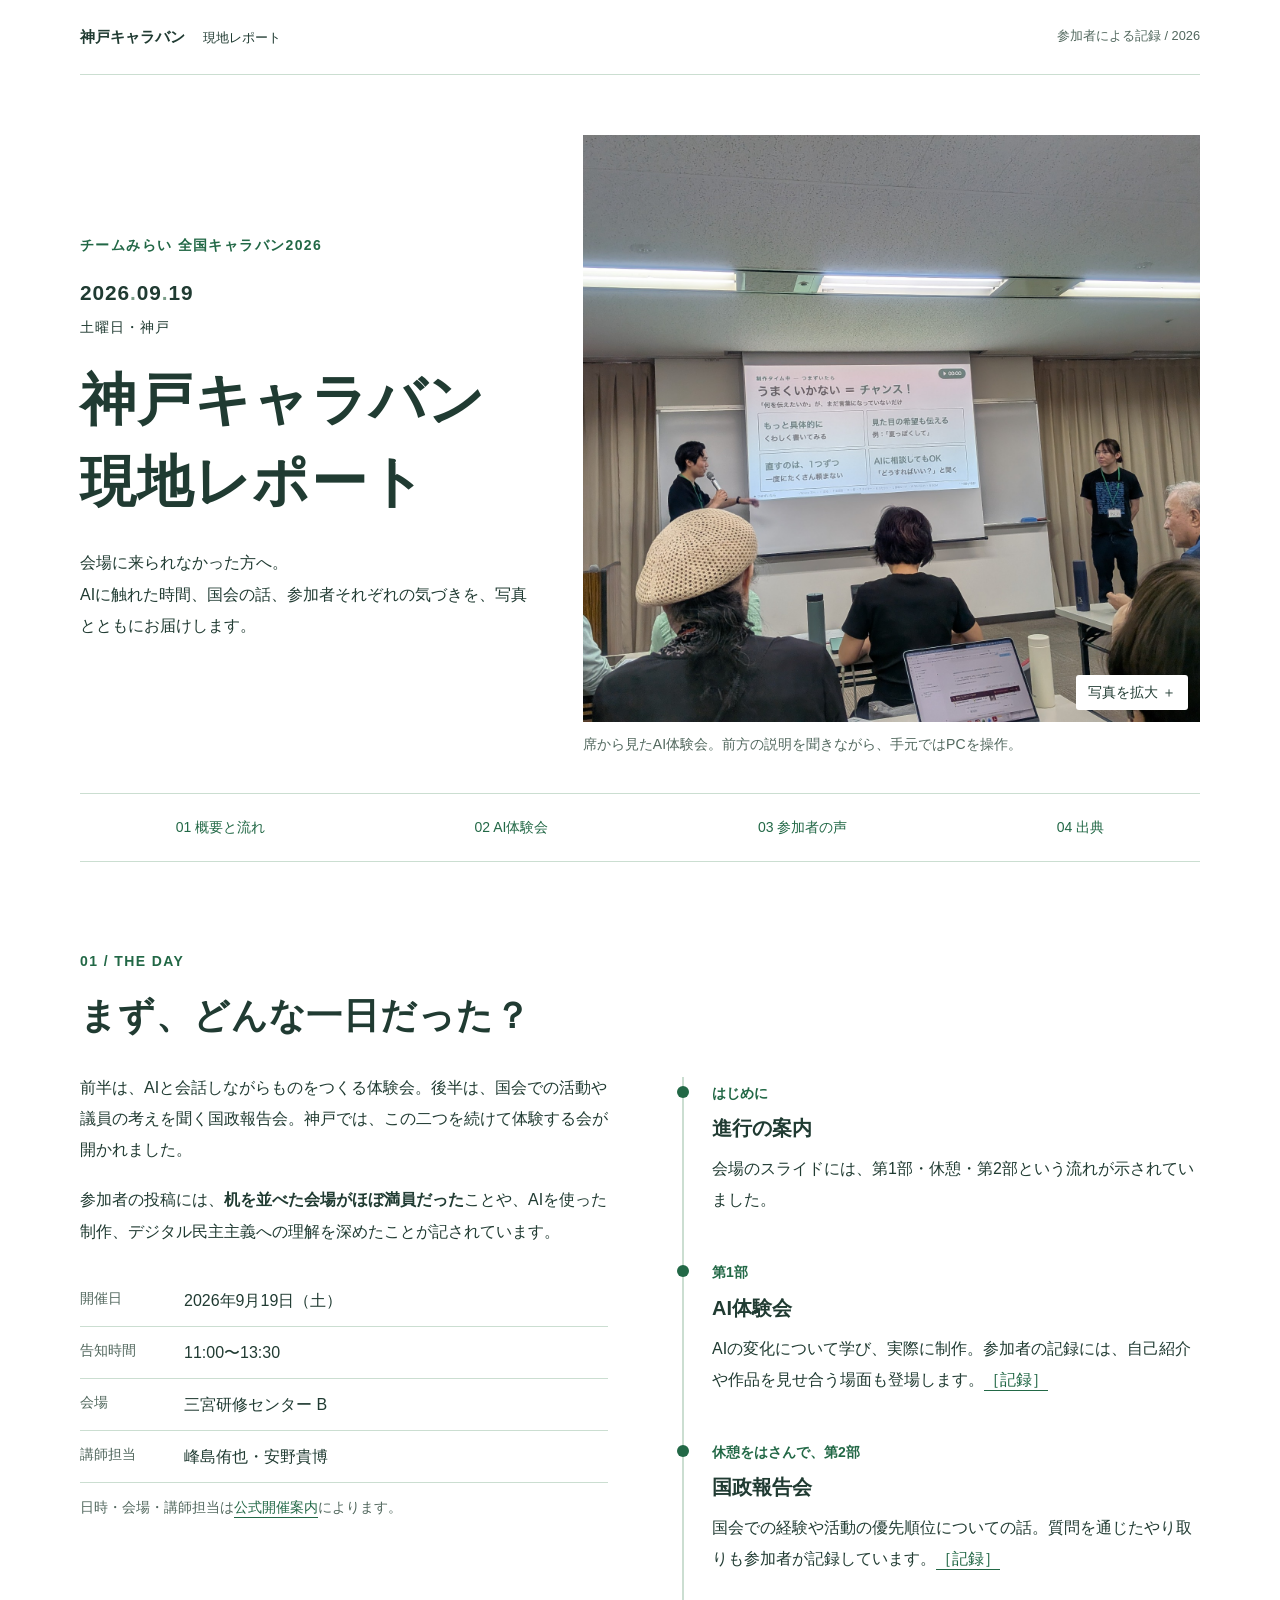
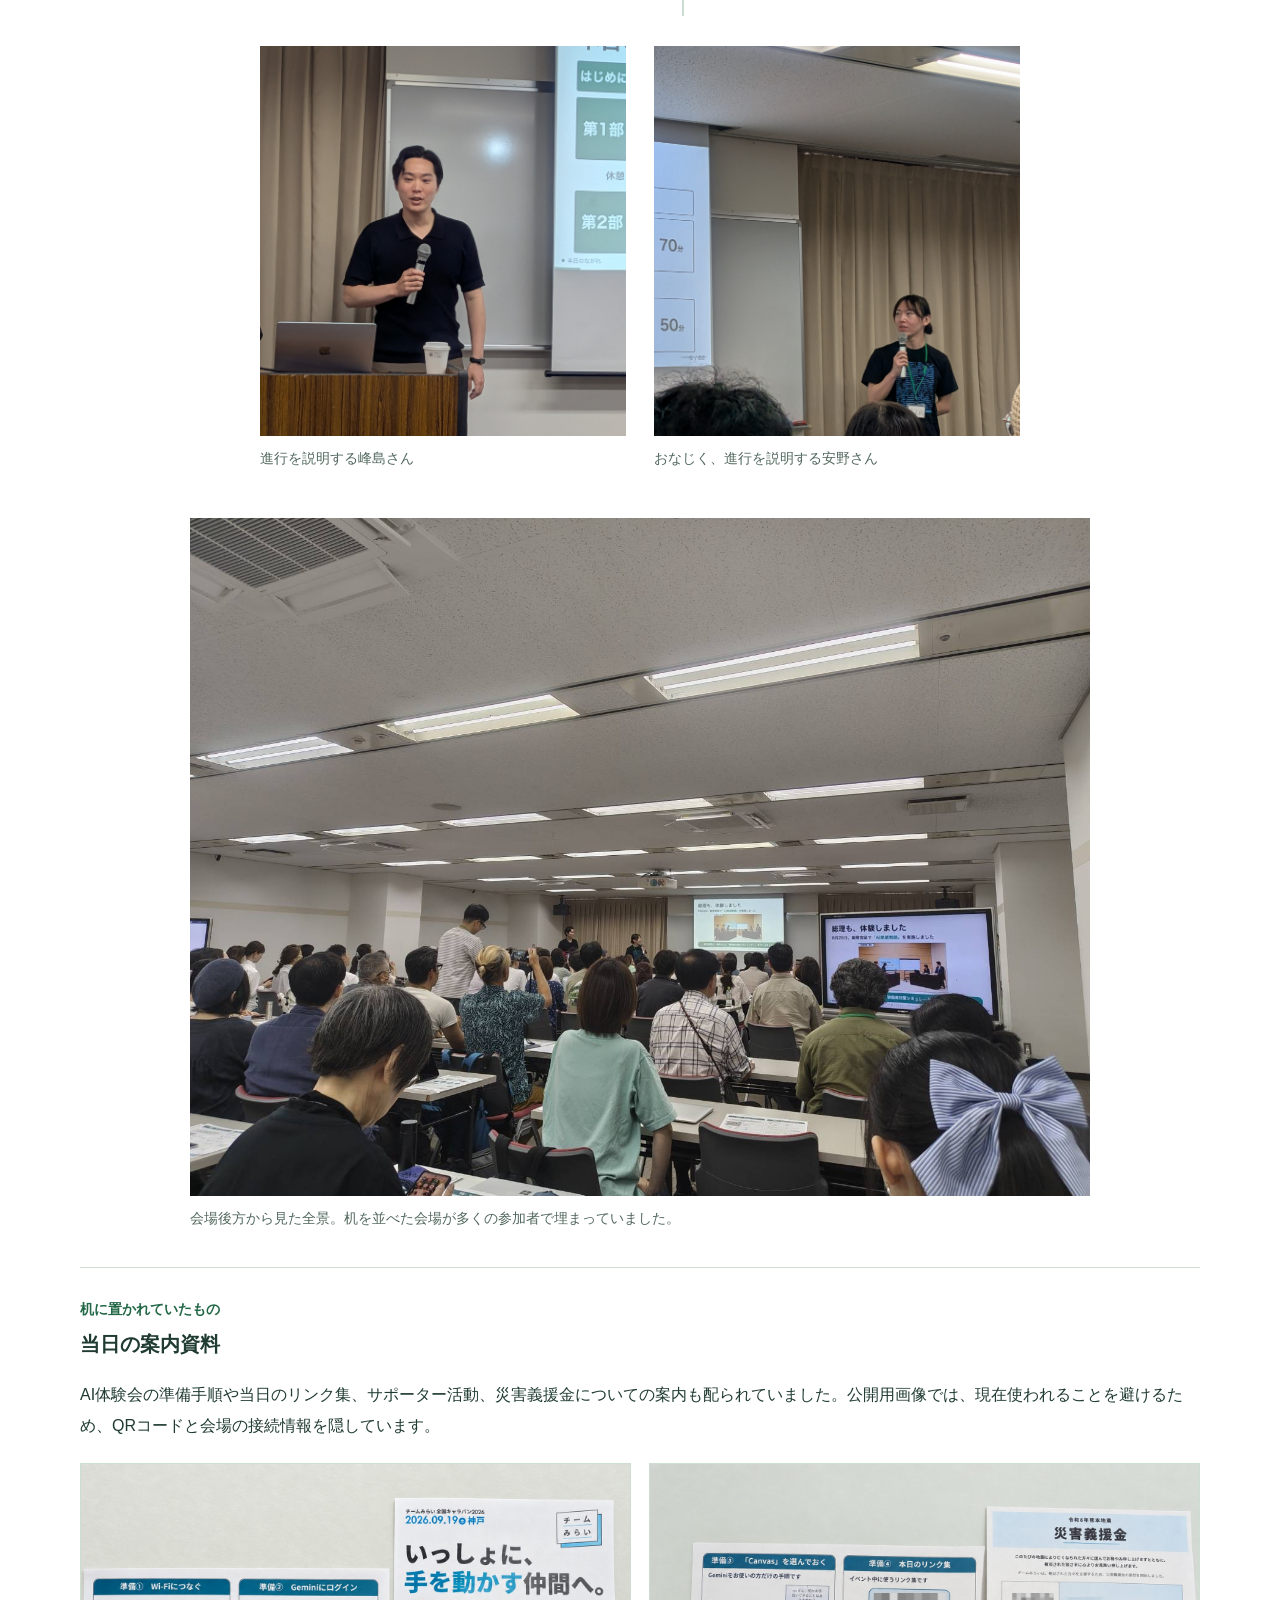
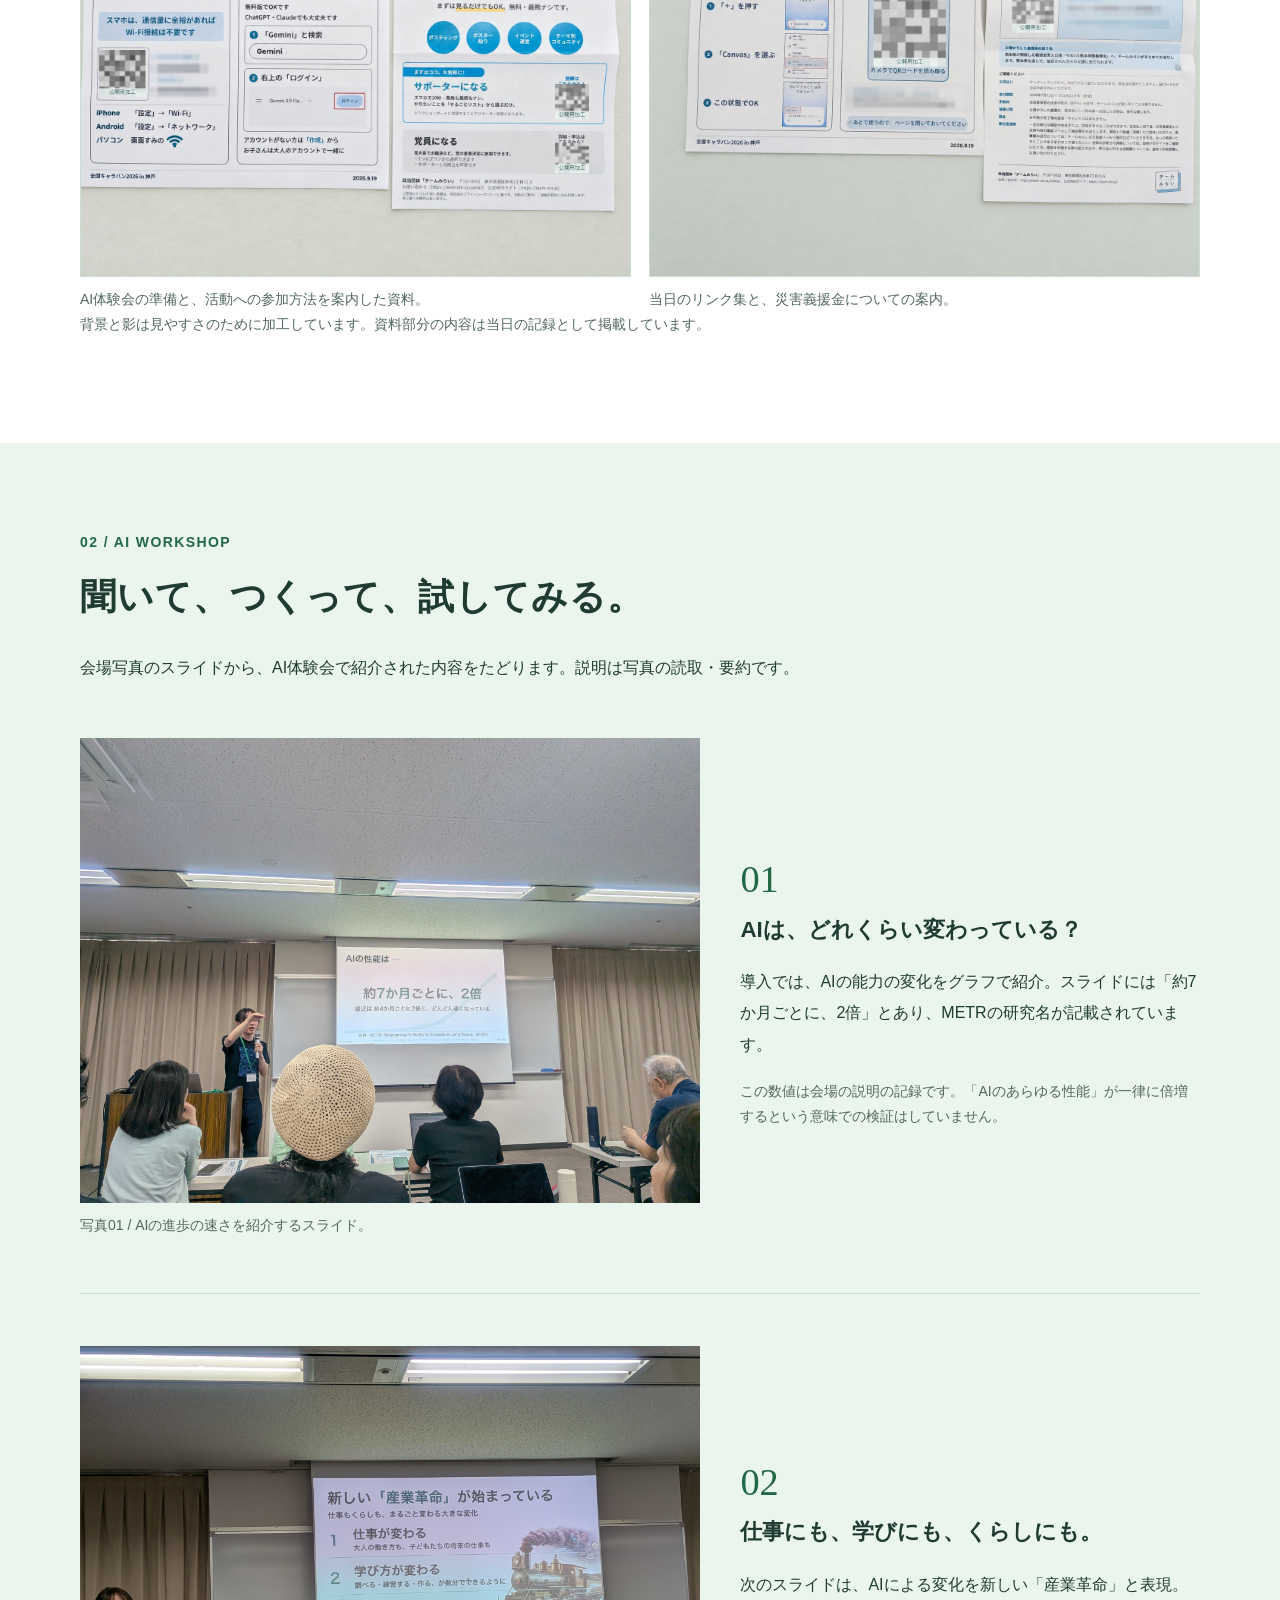
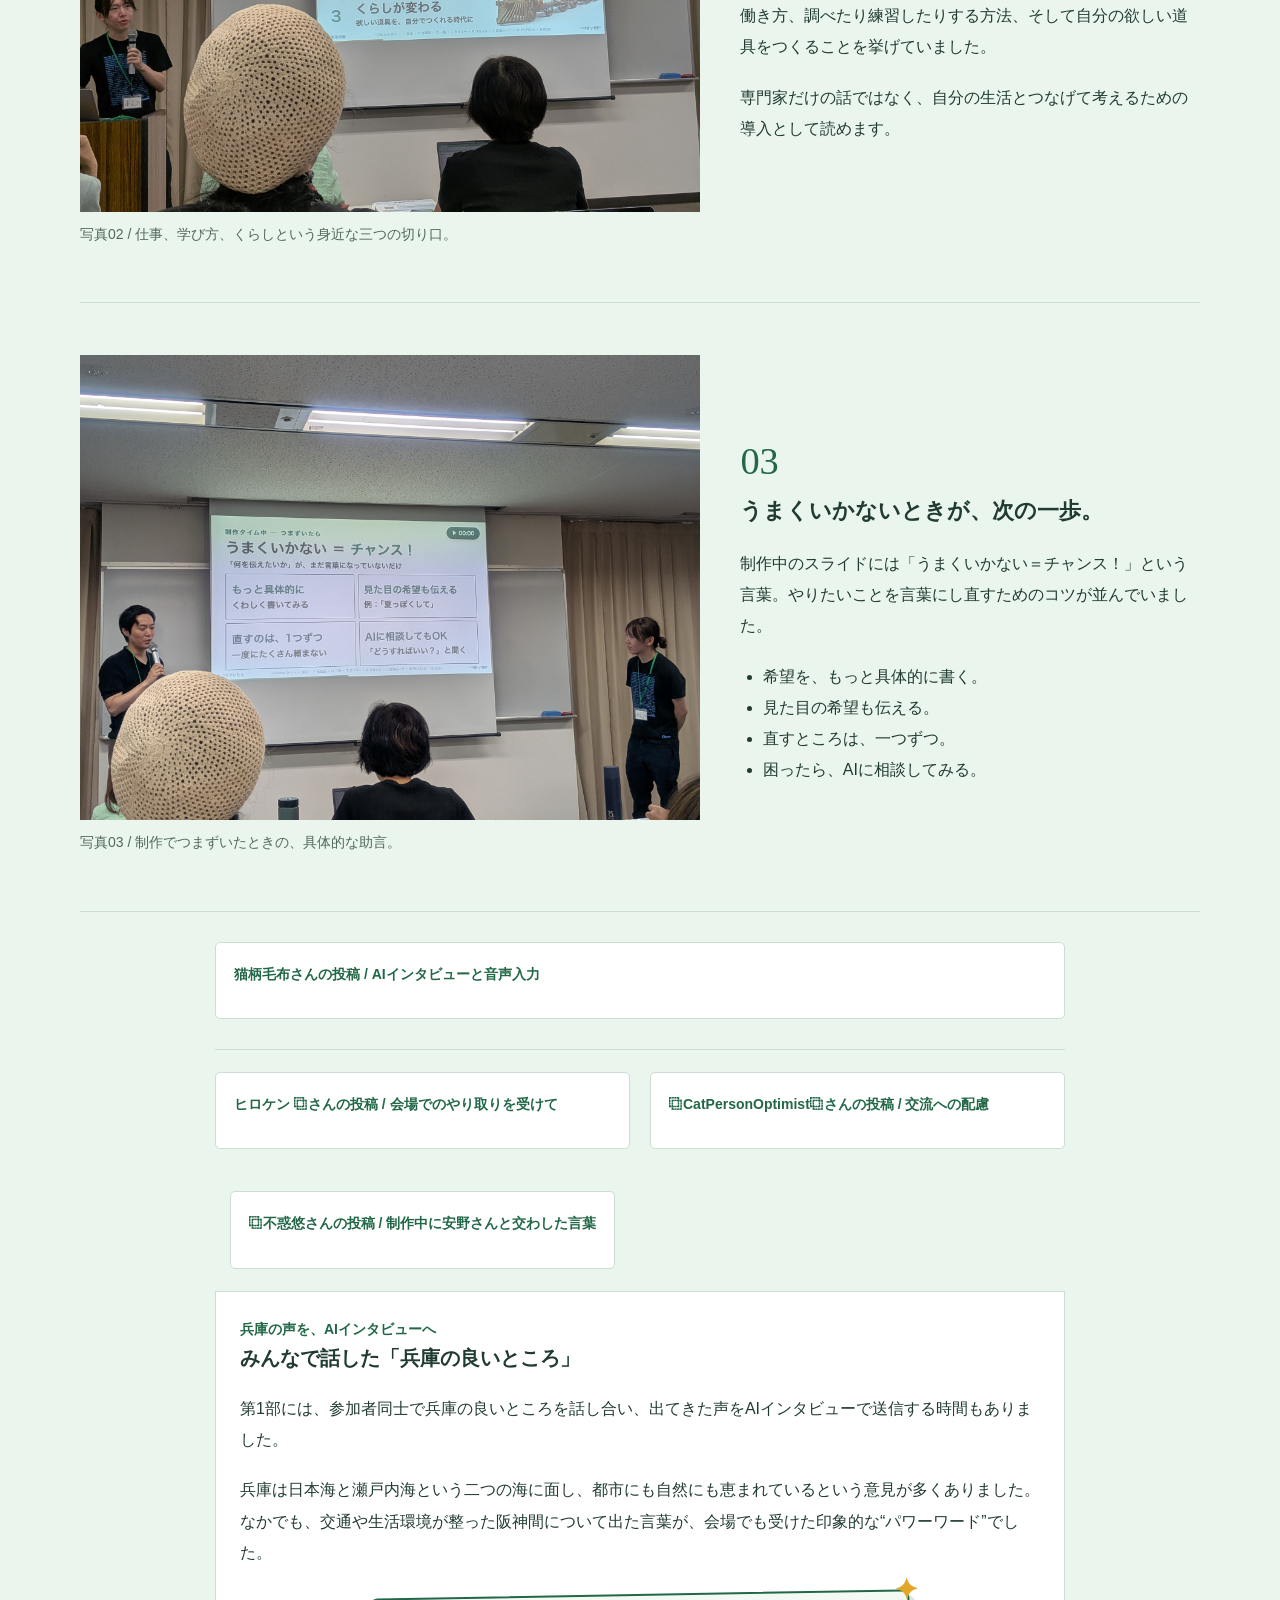
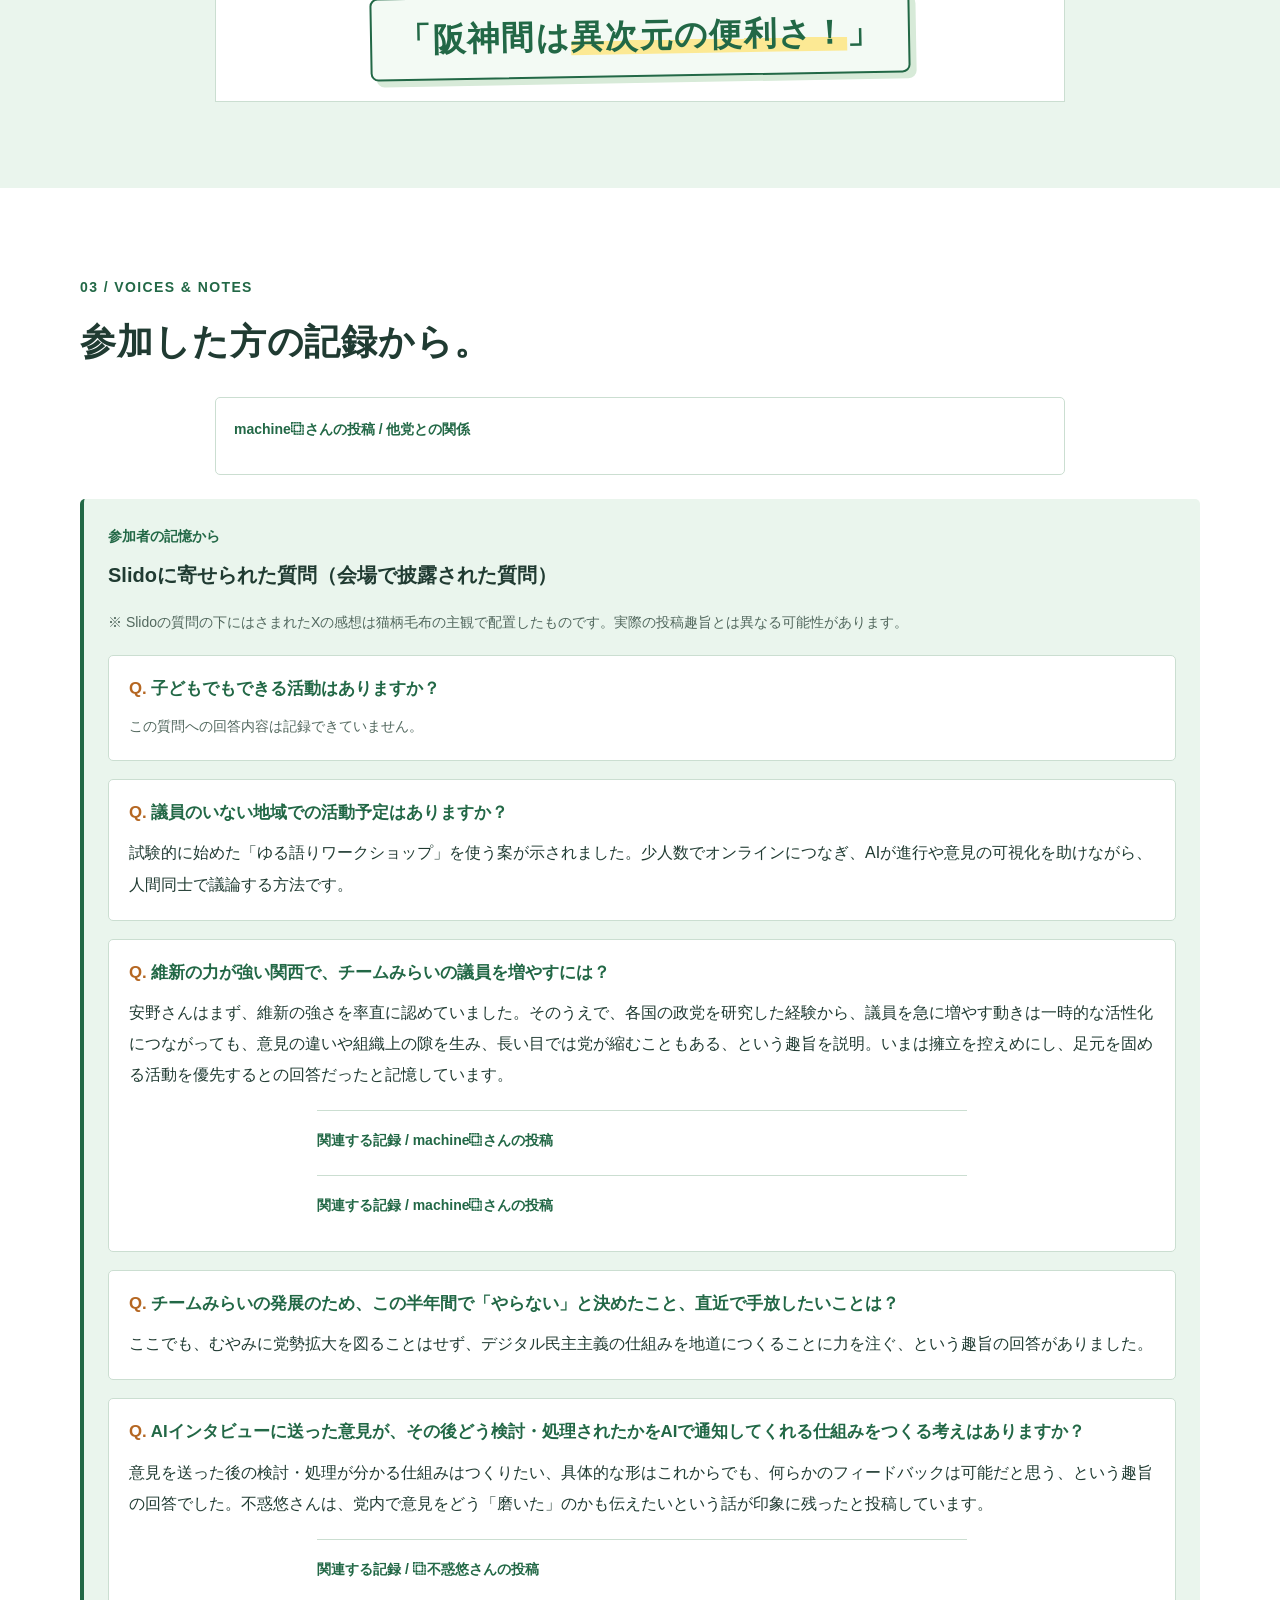
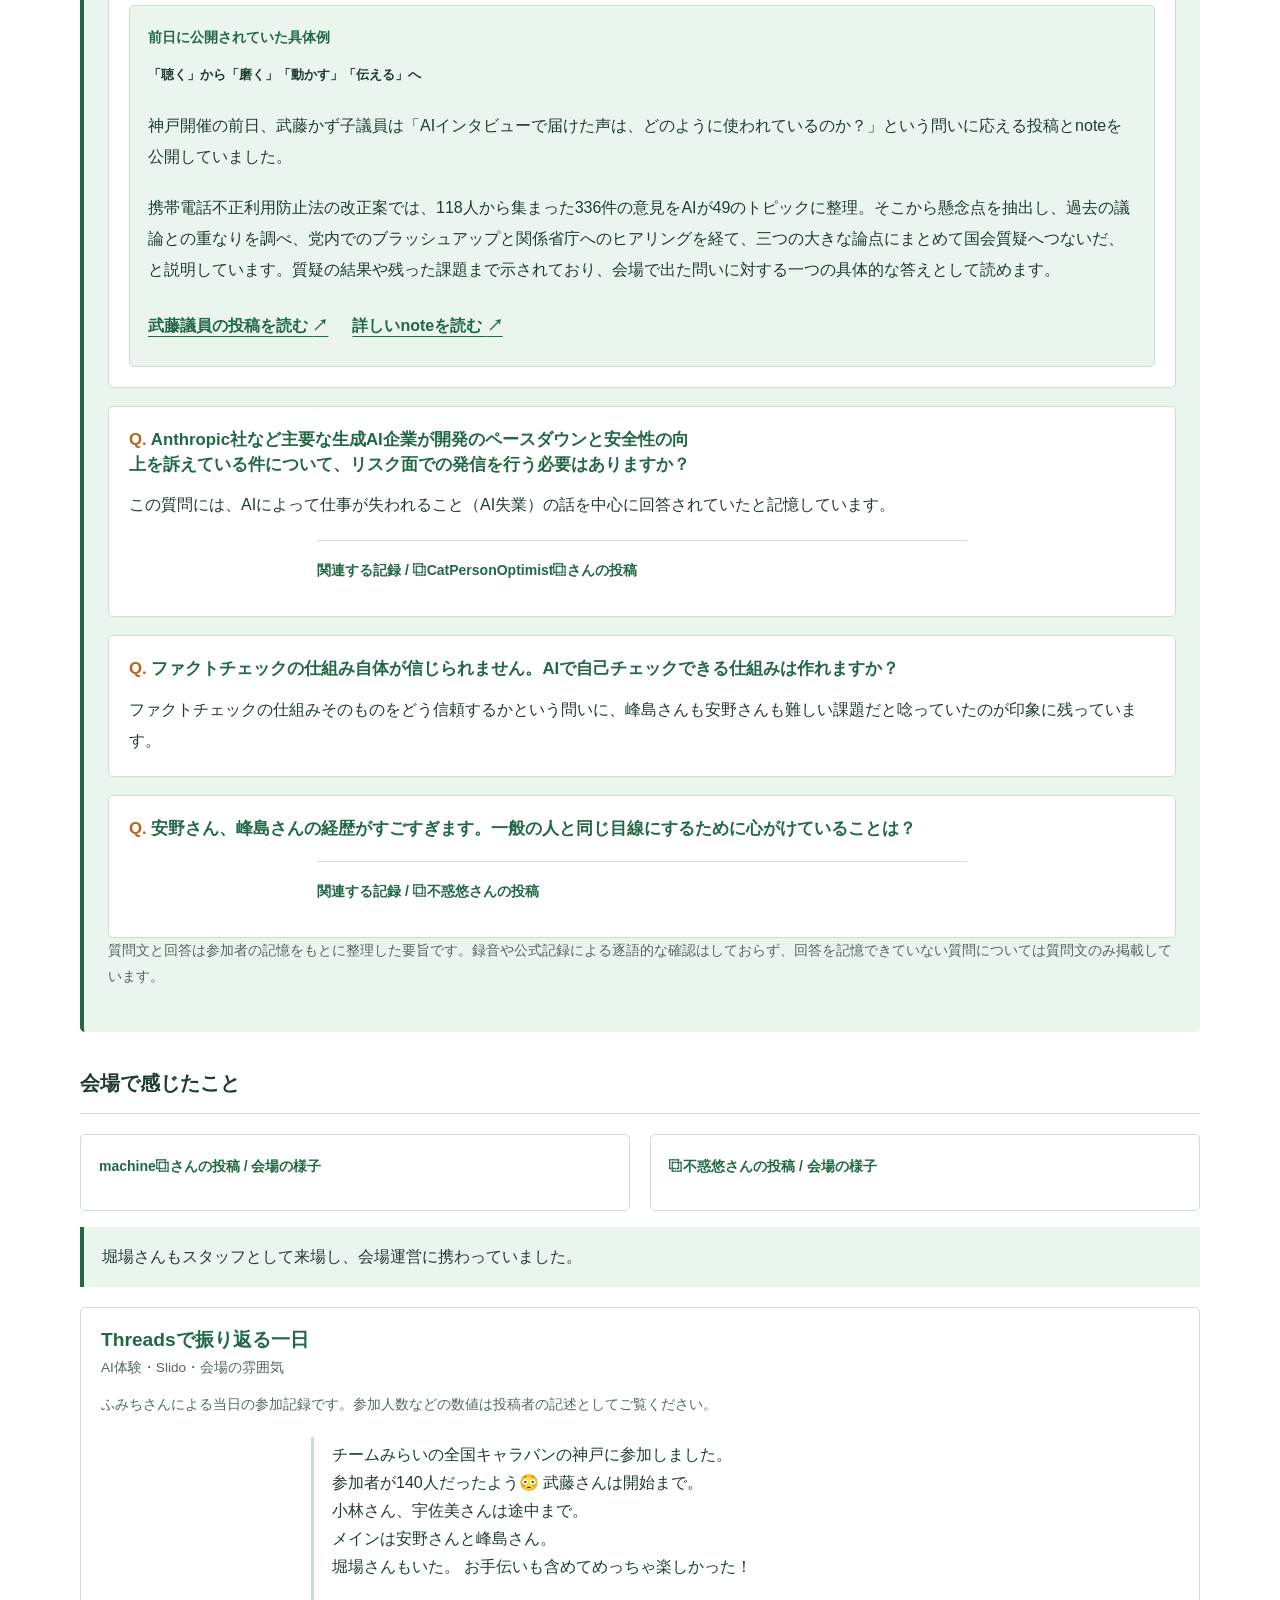
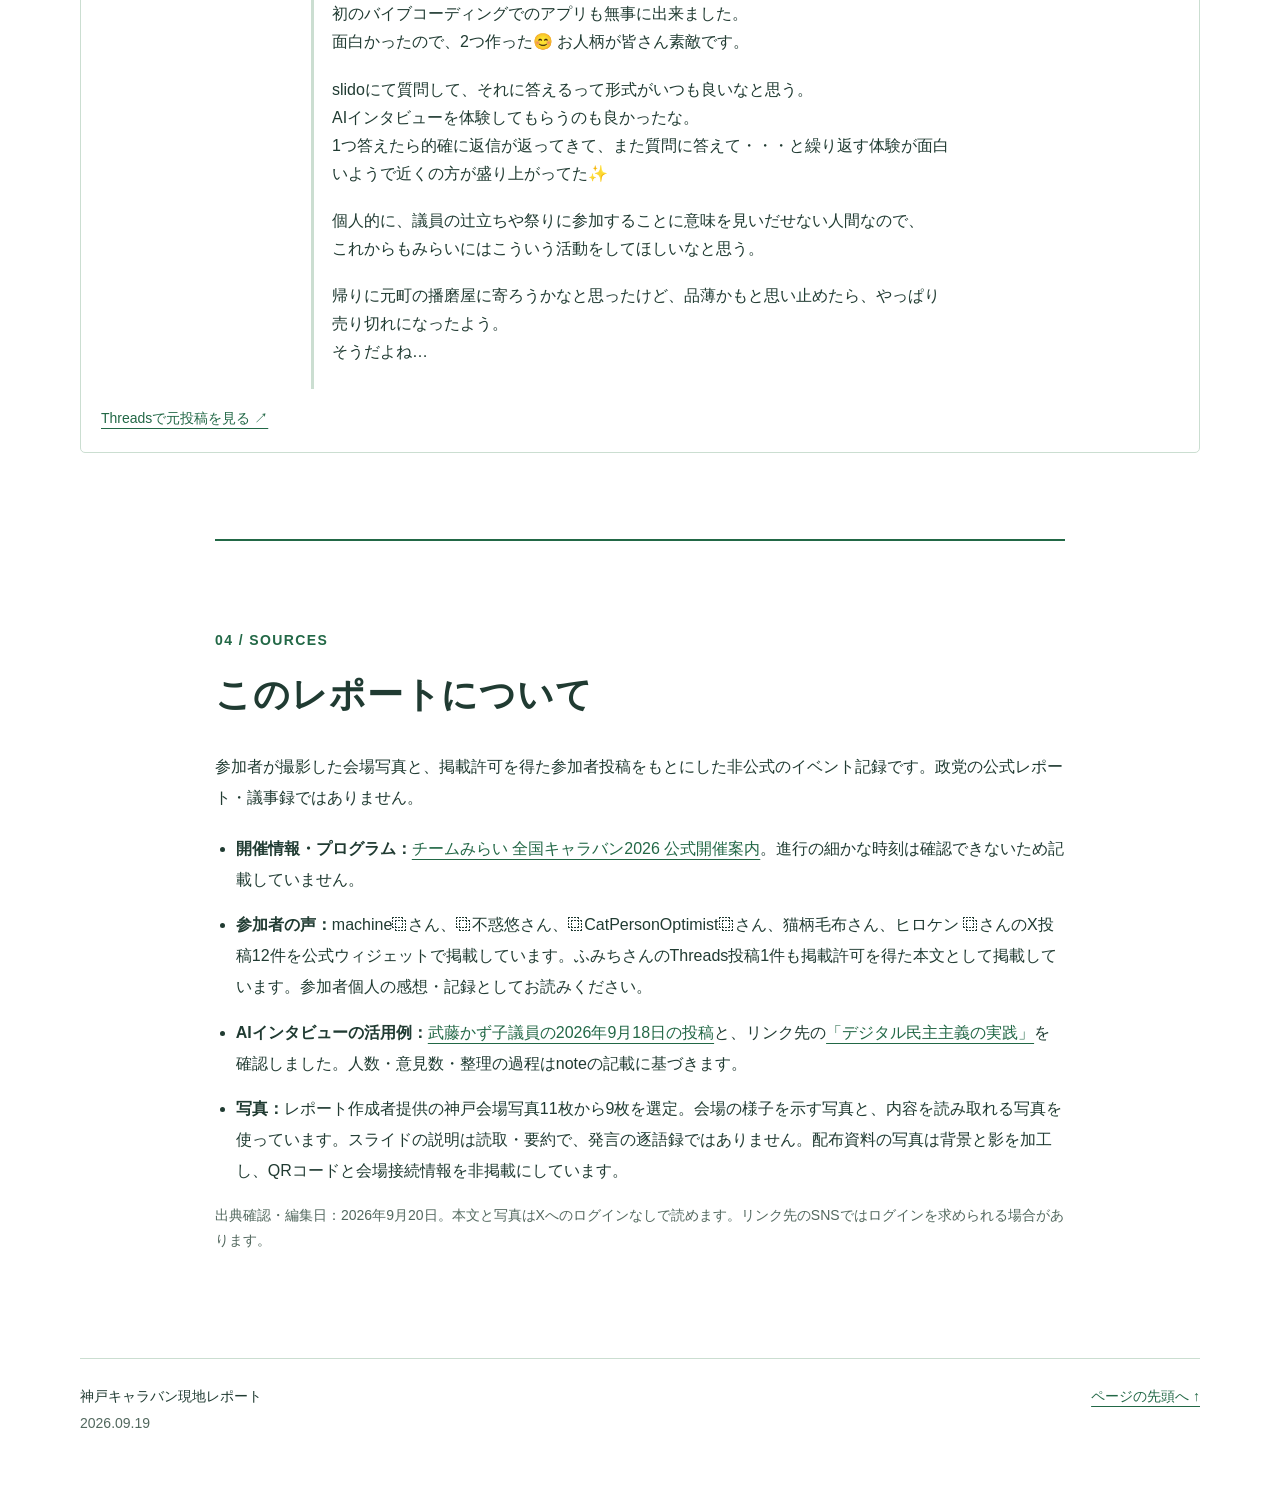
<file: kobe-caravan-report/index.html>
<!doctype html>
<html lang="ja">
  <head>
    <meta charset="utf-8">
    <meta name="viewport" content="width=device-width, initial-scale=1">
    <meta name="description" content="2026年9月19日、チームみらい全国キャラバン神戸会場の参加者レポート。会場写真とX・Threadsの参加者投稿から、AI体験会と国政報告会の様子を紹介します。">
    <meta name="theme-color" content="#eaf5ed">
    <title>神戸キャラバン現地レポート｜2026.09.19</title>
    <link rel="stylesheet" href="css/style.css">
    <script src="js/main.js" defer></script>
    <!-- Xの公式ウィジェットで元投稿を表示します -->
    <script src="https://platform.twitter.com/widgets.js" charset="utf-8" async></script>
  </head>
  <body id="top">
    <a class="skip-link" href="#main">本文へ移動</a>
    <!-- ==================== 01. ヘッダー・目次 ==================== -->
    <header class="site-header wrap">
      <a class="site-name" href="#top">神戸キャラバン <span>現地レポート</span></a>
      <span class="edition">参加者による記録 / 2026</span>
    </header>
    <main id="main">
      <!-- ==================== 02. 表紙 ==================== -->
      <section class="hero wrap" aria-labelledby="page-title">
        <div class="hero-copy">
          <p class="eyebrow">チームみらい 全国キャラバン2026</p>
          <p class="date">2026<span>.</span>09<span>.</span>19 <small>土曜日・神戸</small></p>
          <h1 id="page-title">神戸キャラバン<br>現地レポート</h1>
          <p class="lead">会場に来られなかった方へ。<br>AIに触れた時間、国会の話、参加者それぞれの気づきを、写真とともにお届けします。</p>
        </div>
        <figure class="hero-photo">
          <a class="photo-link" href="images/venue.jpg" aria-label="会場の写真を拡大">
          <img src="images/venue.jpg" width="2048" height="1536" alt="前方のスライドと講師に向かって机が並び、参加者がノートPCを開いている会場" fetchpriority="high">
          <span class="photo-hint" aria-hidden="true">写真を拡大 ＋</span>
          </a>
          <figcaption>
            席から見たAI体験会。前方の説明を聞きながら、手元ではPCを操作。
          </figcaption>
        </figure>
      </section>
      <nav class="toc wrap" aria-label="このページの目次">
        <a href="#overview">01 概要と流れ</a>
        <a href="#workshop">02 AI体験会</a>
        <a href="#voices">03 参加者の声</a>
        <a href="#sources">04 出典</a>
      </nav>
      <!-- ==================== 03. 概要・当日の流れ ==================== -->
      <section id="overview" class="section wrap" aria-labelledby="overview-title">
        <p class="eyebrow">01 / THE DAY</p>
        <h2 id="overview-title">まず、どんな一日だった？</h2>
        <div class="overview-grid">
          <div>
            <p>前半は、AIと会話しながらものをつくる体験会。後半は、国会での活動や議員の考えを聞く国政報告会。神戸では、この二つを続けて体験する会が開かれました。</p>
            <p>参加者の投稿には、<strong>机を並べた会場がほぼ満員だった</strong>ことや、AIを使った制作、デジタル民主主義への理解を深めたことが記されています。</p>
            <dl class="event-facts">
              <div>
                <dt>
                  開催日
                </dt>
                <dd>
                  2026年9月19日（土）
                </dd>
              </div>
              <div>
                <dt>
                  告知時間
                </dt>
                <dd>
                  11:00〜13:30
                </dd>
              </div>
              <div>
                <dt>
                  会場
                </dt>
                <dd>
                  三宮研修センター B
                </dd>
              </div>
              <div>
                <dt>
                  講師担当
                </dt>
                <dd>
                  峰島侑也・安野貴博
                </dd>
              </div>
            </dl>
            <p class="note">日時・会場・講師担当は<a href="https://team-mir.ai/lp/events/zenkoku-caravan.html">公式開催案内</a>によります。</p>
          </div>
          <ol class="timeline">
            <li>
              <span class="step">はじめに</span>
              <h3>進行の案内</h3>
              <p>会場のスライドには、第1部・休憩・第2部という流れが示されていました。</p>
            </li>
            <li>
              <span class="step">第1部</span>
              <h3>AI体験会</h3>
              <p>AIの変化について学び、実際に制作。参加者の記録には、自己紹介や作品を見せ合う場面も登場します。<a href="#voice-7">［記録］</a></p>
            </li>
            <li>
              <span class="step">休憩をはさんで、第2部</span>
              <h3>国政報告会</h3>
              <p>国会での経験や活動の優先順位についての話。質問を通じたやり取りも参加者が記録しています。<a href="#voices">［記録］</a></p>
            </li>
          </ol>
        </div>
        <div class="opening-photos">
          <figure>
            <a class="photo-link" href="images/opening-mineshima.jpg" aria-label="進行案内の写真を拡大"><img src="images/opening-mineshima.jpg" width="1536" height="2048" alt="マイクを持つ講師と、第1部・休憩・第2部を示した進行スライド" loading="lazy"></a>
            <figcaption>
              進行を説明する峰島さん
            </figcaption>
          </figure>
          <figure>
            <a class="photo-link" href="images/opening-anno.jpg" aria-label="冒頭の説明の写真を拡大"><img src="images/opening-anno.jpg" width="1536" height="2048" alt="前方でマイクを持って説明する講師と、会場の進行スライドの一部" loading="lazy"></a>
            <figcaption>
              おなじく、進行を説明する安野さん
            </figcaption>
          </figure>
        </div>
        <figure class="venue-wide">
          <a class="photo-link" href="images/venue-full.jpg" aria-label="会場後方から見た全景写真を拡大"><img src="images/venue-full.jpg" width="1474" height="1110" alt="机を並べた会場を後方から撮影した写真。多くの参加者が前方の説明とモニターを見ている" loading="lazy"></a>
          <figcaption>会場後方から見た全景。机を並べた会場が多くの参加者で埋まっていました。</figcaption>
        </figure>
        <!-- 当日配布資料：公開用画像ではQRコードと会場接続情報を非掲載にしています -->
        <div class="handout-block" aria-labelledby="handout-title">
          <p class="tag">机に置かれていたもの</p>
          <h3 id="handout-title">当日の案内資料</h3>
          <p>AI体験会の準備手順や当日のリンク集、サポーター活動、災害義援金についての案内も配られていました。公開用画像では、現在使われることを避けるため、QRコードと会場の接続情報を隠しています。</p>
          <div class="handout-gallery">
            <figure>
              <a class="photo-link" href="images/handouts-join-redacted.jpg" aria-label="AI体験会の準備とサポーター案内資料の写真を拡大"><img src="images/handouts-join-redacted.jpg" width="1448" height="1086" alt="AI体験会の準備手順とサポーター活動を案内する二枚の配布資料。QRコードと会場接続情報は非掲載" loading="lazy"></a>
              <figcaption>AI体験会の準備と、活動への参加方法を案内した資料。</figcaption>
            </figure>
            <figure>
              <a class="photo-link" href="images/handouts-links-redacted.jpg" aria-label="当日のリンク集と災害義援金案内資料の写真を拡大"><img src="images/handouts-links-redacted.jpg" width="1448" height="1086" alt="AI体験会の当日リンク集と災害義援金を案内する二枚の配布資料。QRコードは非掲載" loading="lazy"></a>
              <figcaption>当日のリンク集と、災害義援金についての案内。</figcaption>
            </figure>
          </div>
          <p class="note">背景と影は見やすさのために加工しています。資料部分の内容は当日の記録として掲載しています。</p>
        </div>
      </section>
      <!-- ==================== 04. 写真で読むAI体験会 ==================== -->
      <section id="workshop" class="workshop-band" aria-labelledby="workshop-title">
        <div class="section wrap">
          <p class="eyebrow">02 / AI WORKSHOP</p>
          <h2 id="workshop-title">聞いて、つくって、試してみる。</h2>
          <p class="section-intro">会場写真のスライドから、AI体験会で紹介された内容をたどります。説明は写真の読取・要約です。</p>
          <article class="photo-story">
            <figure>
              <a class="photo-link" href="images/ai-progress.jpg" aria-label="AIの進歩のスライド写真を拡大"><img src="images/ai-progress.jpg" width="2048" height="1536" alt="AIの性能について約7か月ごとに2倍と説明し、METRの研究を出典に挙げたスライド" loading="lazy"></a>
              <figcaption>
                写真01 / AIの進歩の速さを紹介するスライド。
              </figcaption>
            </figure>
            <div>
              <p class="story-number">01</p>
              <h3>AIは、どれくらい変わっている？</h3>
              <p>導入では、AIの能力の変化をグラフで紹介。スライドには「約7か月ごとに、2倍」とあり、METRの研究名が記載されています。</p>
              <p class="note">この数値は会場の説明の記録です。「AIのあらゆる性能」が一律に倍増するという意味での検証はしていません。</p>
            </div>
          </article>
          <article class="photo-story">
            <figure>
              <a class="photo-link" href="images/life-and-work.jpg" aria-label="仕事・学び・くらしのスライド写真を拡大"><img src="images/life-and-work.jpg" width="2048" height="1536" alt="新しい産業革命が始まっているという見出しの下に、仕事・学び方・くらしの変化を示すスライド" loading="lazy"></a>
              <figcaption>
                写真02 / 仕事、学び方、くらしという身近な三つの切り口。
              </figcaption>
            </figure>
            <div>
              <p class="story-number">02</p>
              <h3>仕事にも、学びにも、くらしにも。</h3>
              <p>次のスライドは、AIによる変化を新しい「産業革命」と表現。働き方、調べたり練習したりする方法、そして自分の欲しい道具をつくることを挙げていました。</p>
              <p>専門家だけの話ではなく、自分の生活とつなげて考えるための導入として読めます。</p>
            </div>
          </article>
          <article class="photo-story">
            <figure>
              <a class="photo-link" href="images/try-again.jpg" aria-label="制作でつまずいたときのスライド写真を拡大"><img src="images/try-again.jpg" width="2048" height="1536" alt="うまくいかないイコールチャンスという見出しと、具体的に伝える、一つずつ直すなど四つの助言" loading="lazy"></a>
              <figcaption>
                写真03 / 制作でつまずいたときの、具体的な助言。
              </figcaption>
            </figure>
            <div>
              <p class="story-number">03</p>
              <h3>うまくいかないときが、次の一歩。</h3>
              <p>制作中のスライドには「うまくいかない＝チャンス！」という言葉。やりたいことを言葉にし直すためのコツが並んでいました。</p>
              <ul class="tips">
                <li>
                  希望を、もっと具体的に書く。
                </li>
                <li>
                  見た目の希望も伝える。
                </li>
                <li>
                  直すところは、一つずつ。
                </li>
                <li>
                  困ったら、AIに相談してみる。
                </li>
              </ul>
            </div>
          </article>
          <article class="machine-embed participant-embed" id="voice-calico-audio">
            <p class="tag">猫柄毛布さんの投稿 / AIインタビューと音声入力</p>
            <blockquote class="twitter-tweet" data-dnt="true" data-theme="light"><a href="https://x.com/calico_blanket/status/2101858471620845836"></a></blockquote>
          </article>
          <div class="workshop-voices">
            <div class="voice-grid">
              <article class="machine-embed" id="voice-hiroken-memory">
                <p class="tag">ヒロケン ⿻さんの投稿 / 会場でのやり取りを受けて</p>
                <blockquote class="twitter-tweet" data-dnt="true" data-theme="light"><a href="https://x.com/hirokenpart2/status/2101917747584409654"></a></blockquote>
              </article>
              <article class="machine-embed" id="voice-7">
                <p class="tag">⿻CatPersonOptimist⿻さんの投稿 / 交流への配慮</p>
                <blockquote class="twitter-tweet" data-dnt="true" data-theme="light"><a href="https://x.com/C_P_Optimist/status/2101472392774402442"></a></blockquote>
              </article>
              <article class="machine-embed participant-embed" id="voice-doraneko-token">
                <p class="tag">⿻不惑悠さんの投稿 / 制作中に安野さんと交わした言葉</p>
                <blockquote class="twitter-tweet" data-dnt="true" data-theme="light"><a href="https://x.com/DORANEKOMARU/status/2101490033605935523"></a></blockquote>
              </article>
            </div>
          </div>
          <aside class="hyogo-note" aria-labelledby="hyogo-note-title">
            <p class="tag">兵庫の声を、AIインタビューへ</p>
            <h3 id="hyogo-note-title">みんなで話した「兵庫の良いところ」</h3>
            <p>第1部には、参加者同士で兵庫の良いところを話し合い、出てきた声をAIインタビューで送信する時間もありました。</p>
            <p>兵庫は日本海と瀬戸内海という二つの海に面し、都市にも自然にも恵まれているという意見が多くありました。なかでも、交通や生活環境が整った阪神間について出た言葉が、会場でも受けた印象的な“パワーワード”でした。</p>
            <p class="hyogo-catchphrase">「阪神間は<span>異次元の便利さ！</span>」</p>
          </aside>
        </div>
      </section>
      <!-- ==================== 05. 参加者の声：X公式埋め込み ====================
      編集方法：article単位で追加・削除。hrefは必ず対応する元投稿に。
      -->
      <section id="voices" class="section wrap" aria-labelledby="voices-title">
        <p class="eyebrow">03 / VOICES & NOTES</p>
        <h2 id="voices-title">参加した方の記録から。</h2>
        <article class="machine-embed participant-embed" id="voice-2">
          <p class="tag">machine⿻さんの投稿 / 他党との関係</p>
          <blockquote class="twitter-tweet" data-dnt="true" data-theme="light"><a href="https://x.com/timeformachine_/status/2101471235960090893"></a></blockquote>
        </article>
        <aside class="question-note" aria-labelledby="question-note-title">
          <p class="tag">参加者の記憶から</p>
          <h3 id="question-note-title">Slidoに寄せられた質問（会場で披露された質問）</h3>
          <p class="note">※ Slidoの質問の下にはさまれたXの感想は猫柄毛布の主観で配置したものです。実際の投稿趣旨とは異なる可能性があります。</p>
          <div class="qa-list">
            <article class="qa-item">
              <h4>子どもでもできる活動はありますか？</h4>
              <p class="qa-unrecorded">この質問への回答内容は記録できていません。</p>
            </article>
            <article class="qa-item">
              <h4>議員のいない地域での活動予定はありますか？</h4>
              <p>試験的に始めた「ゆる語りワークショップ」を使う案が示されました。少人数でオンラインにつなぎ、AIが進行や意見の可視化を助けながら、人間同士で議論する方法です。</p>
            </article>
            <article class="qa-item">
              <h4>維新の力が強い関西で、チームみらいの議員を増やすには？</h4>
              <p>安野さんはまず、維新の強さを率直に認めていました。そのうえで、各国の政党を研究した経験から、議員を急に増やす動きは一時的な活性化につながっても、意見の違いや組織上の隙を生み、長い目では党が縮むこともある、という趣旨を説明。いまは擁立を控えめにし、足元を固める活動を優先するとの回答だったと記憶しています。</p>
              <div class="qa-related" id="voice-1">
                <p class="tag">関連する記録 / machine⿻さんの投稿</p>
                <blockquote class="twitter-tweet" data-dnt="true" data-theme="light"><a href="https://x.com/timeformachine_/status/2101588190729740296"></a></blockquote>
              </div>
              <div class="qa-related" id="voice-3">
                <p class="tag">関連する記録 / machine⿻さんの投稿</p>
                <blockquote class="twitter-tweet" data-dnt="true" data-theme="light"><a href="https://x.com/timeformachine_/status/2101308239958950197"></a></blockquote>
              </div>
            </article>
            <article class="qa-item">
              <h4>チームみらいの発展のため、この半年間で「やらない」と決めたこと、直近で手放したいことは？</h4>
              <p>ここでも、むやみに党勢拡大を図ることはせず、デジタル民主主義の仕組みを地道につくることに力を注ぐ、という趣旨の回答がありました。</p>
            </article>
            <article class="qa-item">
              <h4>AIインタビューに送った意見が、その後どう検討・処理されたかをAIで通知してくれる仕組みをつくる考えはありますか？</h4>
              <p>意見を送った後の検討・処理が分かる仕組みはつくりたい、具体的な形はこれからでも、何らかのフィードバックは可能だと思う、という趣旨の回答でした。不惑悠さんは、党内で意見をどう「磨いた」のかも伝えたいという話が印象に残ったと投稿しています。</p>
              <div class="qa-related" id="voice-doraneko-feedback">
                <p class="tag">関連する記録 / ⿻不惑悠さんの投稿</p>
                <blockquote class="twitter-tweet" data-dnt="true" data-theme="light"><a href="https://x.com/DORANEKOMARU/status/2101589052718039480"></a></blockquote>
              </div>
              <aside class="follow-up" aria-labelledby="follow-up-title">
                <p class="tag">前日に公開されていた具体例</p>
                <h5 id="follow-up-title">「聴く」から「磨く」「動かす」「伝える」へ</h5>
                <p>神戸開催の前日、武藤かず子議員は「AIインタビューで届けた声は、どのように使われているのか？」という問いに応える投稿とnoteを公開していました。</p>
                <p>携帯電話不正利用防止法の改正案では、118人から集まった336件の意見をAIが49のトピックに整理。そこから懸念点を抽出し、過去の議論との重なりを調べ、党内でのブラッシュアップと関係省庁へのヒアリングを経て、三つの大きな論点にまとめて国会質疑へつないだ、と説明しています。質疑の結果や残った課題まで示されており、会場で出た問いに対する一つの具体的な答えとして読めます。</p>
                <p class="source-buttons"><a href="https://x.com/moo_mirai/status/2100886976434258392">武藤議員の投稿を読む <span aria-hidden="true">↗</span></a><a href="https://note.com/fine_drake6540/n/n6e96866f0dcf">詳しいnoteを読む <span aria-hidden="true">↗</span></a></p>
              </aside>
            </article>
            <article class="qa-item">
              <h4>Anthropic社など主要な生成AI企業が開発のペースダウンと安全性の向上を訴えている件について、リスク面での発信を行う必要はありますか？</h4>
              <p>この質問には、AIによって仕事が失われること（AI失業）の話を中心に回答されていたと記憶しています。</p>
              <div class="qa-related" id="voice-cp-ai-risk">
                <p class="tag">関連する記録 / ⿻CatPersonOptimist⿻さんの投稿</p>
                <blockquote class="twitter-tweet" data-dnt="true" data-theme="light"><a href="https://x.com/C_P_Optimist/status/2101453812783624272"></a></blockquote>
              </div>
            </article>
            <article class="qa-item">
              <h4>ファクトチェックの仕組み自体が信じられません。AIで自己チェックできる仕組みは作れますか？</h4>
              <p>ファクトチェックの仕組みそのものをどう信頼するかという問いに、峰島さんも安野さんも難しい課題だと唸っていたのが印象に残っています。</p>
            </article>
            <article class="qa-item">
              <h4>安野さん、峰島さんの経歴がすごすぎます。一般の人と同じ目線にするために心がけていることは？</h4>
              <div class="qa-related" id="voice-doraneko-democracy">
                <p class="tag">関連する記録 / ⿻不惑悠さんの投稿</p>
                <blockquote class="twitter-tweet" data-dnt="true" data-theme="light"><a href="https://x.com/DORANEKOMARU/status/2101496842957832314"></a></blockquote>
              </div>
            </article>
          </div>
          <p class="note">質問文と回答は参加者の記憶をもとに整理した要旨です。録音や公式記録による逐語的な確認はしておらず、回答を記憶できていない質問については質問文のみ掲載しています。</p>
        </aside>
        <h3 class="group-title" id="venue-voices">会場で感じたこと</h3>
        <div class="voice-grid">
          <article class="machine-embed" id="voice-4">
            <p class="tag">machine⿻さんの投稿 / 会場の様子</p>
            <blockquote class="twitter-tweet" data-dnt="true" data-theme="light"><a href="https://x.com/timeformachine_/status/2101173478565257275"></a></blockquote>
          </article>
          <article class="machine-embed" id="voice-5">
            <p class="tag">⿻不惑悠さんの投稿 / 会場の様子</p>
            <blockquote class="twitter-tweet" data-dnt="true" data-theme="light"><a href="https://x.com/DORANEKOMARU/status/2101203450000482431"></a></blockquote>
          </article>
        </div>
        <p class="attendance-note">堀場さんもスタッフとして来場し、会場運営に携わっていました。</p>
        <!-- Threads投稿。掲載許可を得た本文を、折りたたまず表示。 -->
        <article class="threads-note" id="voice-threads-fumichi" aria-labelledby="threads-note-title">
          <h4 id="threads-note-title">Threadsで振り返る一日 <span>AI体験・Slido・会場の雰囲気</span></h4>
          <div class="threads-note-body">
            <p>ふみちさんによる当日の参加記録です。参加人数などの数値は投稿者の記述としてご覧ください。</p>
            <div class="threads-text-body">
                <p>チームみらいの全国キャラバンの神戸に参加しました。<br>参加者が140人だったよう😳 武藤さんは開始まで。<br>小林さん、宇佐美さんは途中まで。<br>メインは安野さんと峰島さん。<br>堀場さんもいた。 お手伝いも含めてめっちゃ楽しかった！</p>
                <p>初のバイブコーディングでのアプリも無事に出来ました。<br>面白かったので、2つ作った😊 お人柄が皆さん素敵です。</p>
                <p>slidoにて質問して、それに答えるって形式がいつも良いなと思う。<br>AIインタビューを体験してもらうのも良かったな。<br>1つ答えたら的確に返信が返ってきて、また質問に答えて・・・と繰り返す体験が面白いようで近くの方が盛り上がってた✨</p>
                <p>個人的に、議員の辻立ちや祭りに参加することに意味を見いだせない人間なので、<br>これからもみらいにはこういう活動をしてほしいなと思う。</p>
                <p>帰りに元町の播磨屋に寄ろうかなと思ったけど、品薄かもと思い止めたら、やっぱり売り切れになったよう。<br>そうだよね…</p>
            </div>
            <p class="threads-fallback"><a href="https://www.threads.com/@fumichi586/post/DddwQdBoyPc" target="_blank" rel="noopener noreferrer">Threadsで元投稿を見る ↗</a></p>
          </div>
        </article>
      </section>
      <!-- ==================== 06. 出典・編集方針 ==================== -->
      <section id="sources" class="sources section wrap" aria-labelledby="sources-title">
        <p class="eyebrow">04 / SOURCES</p>
        <h2 id="sources-title">このレポートについて</h2>
        <p>参加者が撮影した会場写真と、掲載許可を得た参加者投稿をもとにした非公式のイベント記録です。政党の公式レポート・議事録ではありません。</p>
        <ul>
          <li>
            <strong>開催情報・プログラム：</strong><a href="https://team-mir.ai/lp/events/zenkoku-caravan.html">チームみらい 全国キャラバン2026 公式開催案内</a>。進行の細かな時刻は確認できないため記載していません。
          </li>
          <li>
            <strong>参加者の声：</strong>machine⿻さん、⿻不惑悠さん、⿻CatPersonOptimist⿻さん、猫柄毛布さん、ヒロケン ⿻さんのX投稿12件を公式ウィジェットで掲載しています。ふみちさんのThreads投稿1件も掲載許可を得た本文として掲載しています。参加者個人の感想・記録としてお読みください。
          </li>
          <li>
            <strong>AIインタビューの活用例：</strong><a href="https://x.com/moo_mirai/status/2100886976434258392">武藤かず子議員の2026年9月18日の投稿</a>と、リンク先の<a href="https://note.com/fine_drake6540/n/n6e96866f0dcf">「デジタル民主主義の実践」</a>を確認しました。人数・意見数・整理の過程はnoteの記載に基づきます。
          </li>
          <li>
            <strong>写真：</strong>レポート作成者提供の神戸会場写真11枚から9枚を選定。会場の様子を示す写真と、内容を読み取れる写真を使っています。スライドの説明は読取・要約で、発言の逐語録ではありません。配布資料の写真は背景と影を加工し、QRコードと会場接続情報を非掲載にしています。
          </li>
        </ul>
        <p class="note">出典確認・編集日：2026年9月20日。本文と写真はXへのログインなしで読めます。リンク先のSNSではログインを求められる場合があります。</p>
      </section>
    </main>
    <footer class="site-footer wrap">
      <p>神戸キャラバン現地レポート <span>2026.09.19</span></p>
      <a href="#top">ページの先頭へ ↑</a>
    </footer>
    <!-- ==================== 07. 写真拡大（JSがなくても写真リンクで開く） ==================== -->
    <dialog id="photo-dialog" aria-label="写真の拡大" aria-describedby="dialog-caption">
      <form method="dialog">
        <button class="close-button" autofocus>閉じる ×</button>
      </form>
      <img id="dialog-image" alt="">
      <p id="dialog-caption"></p>
    </dialog>
  </body>
</html>
</file>
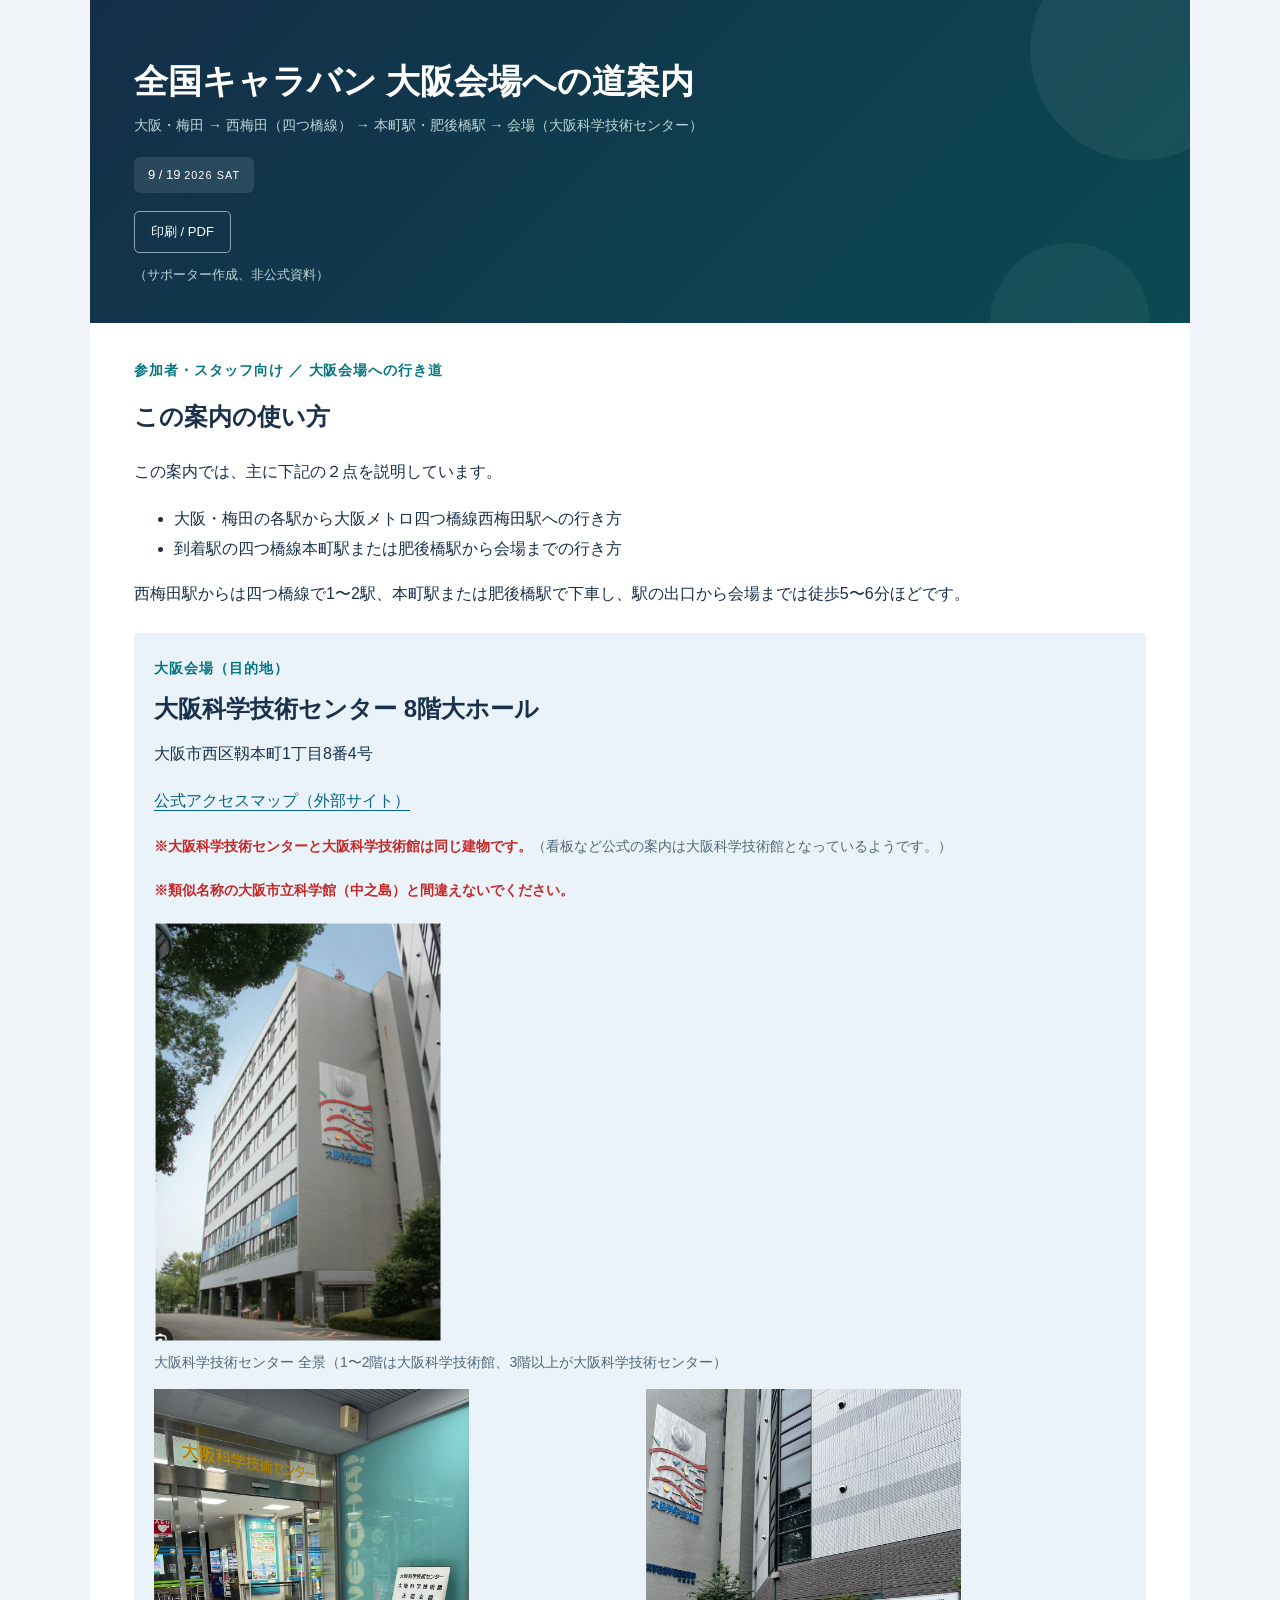
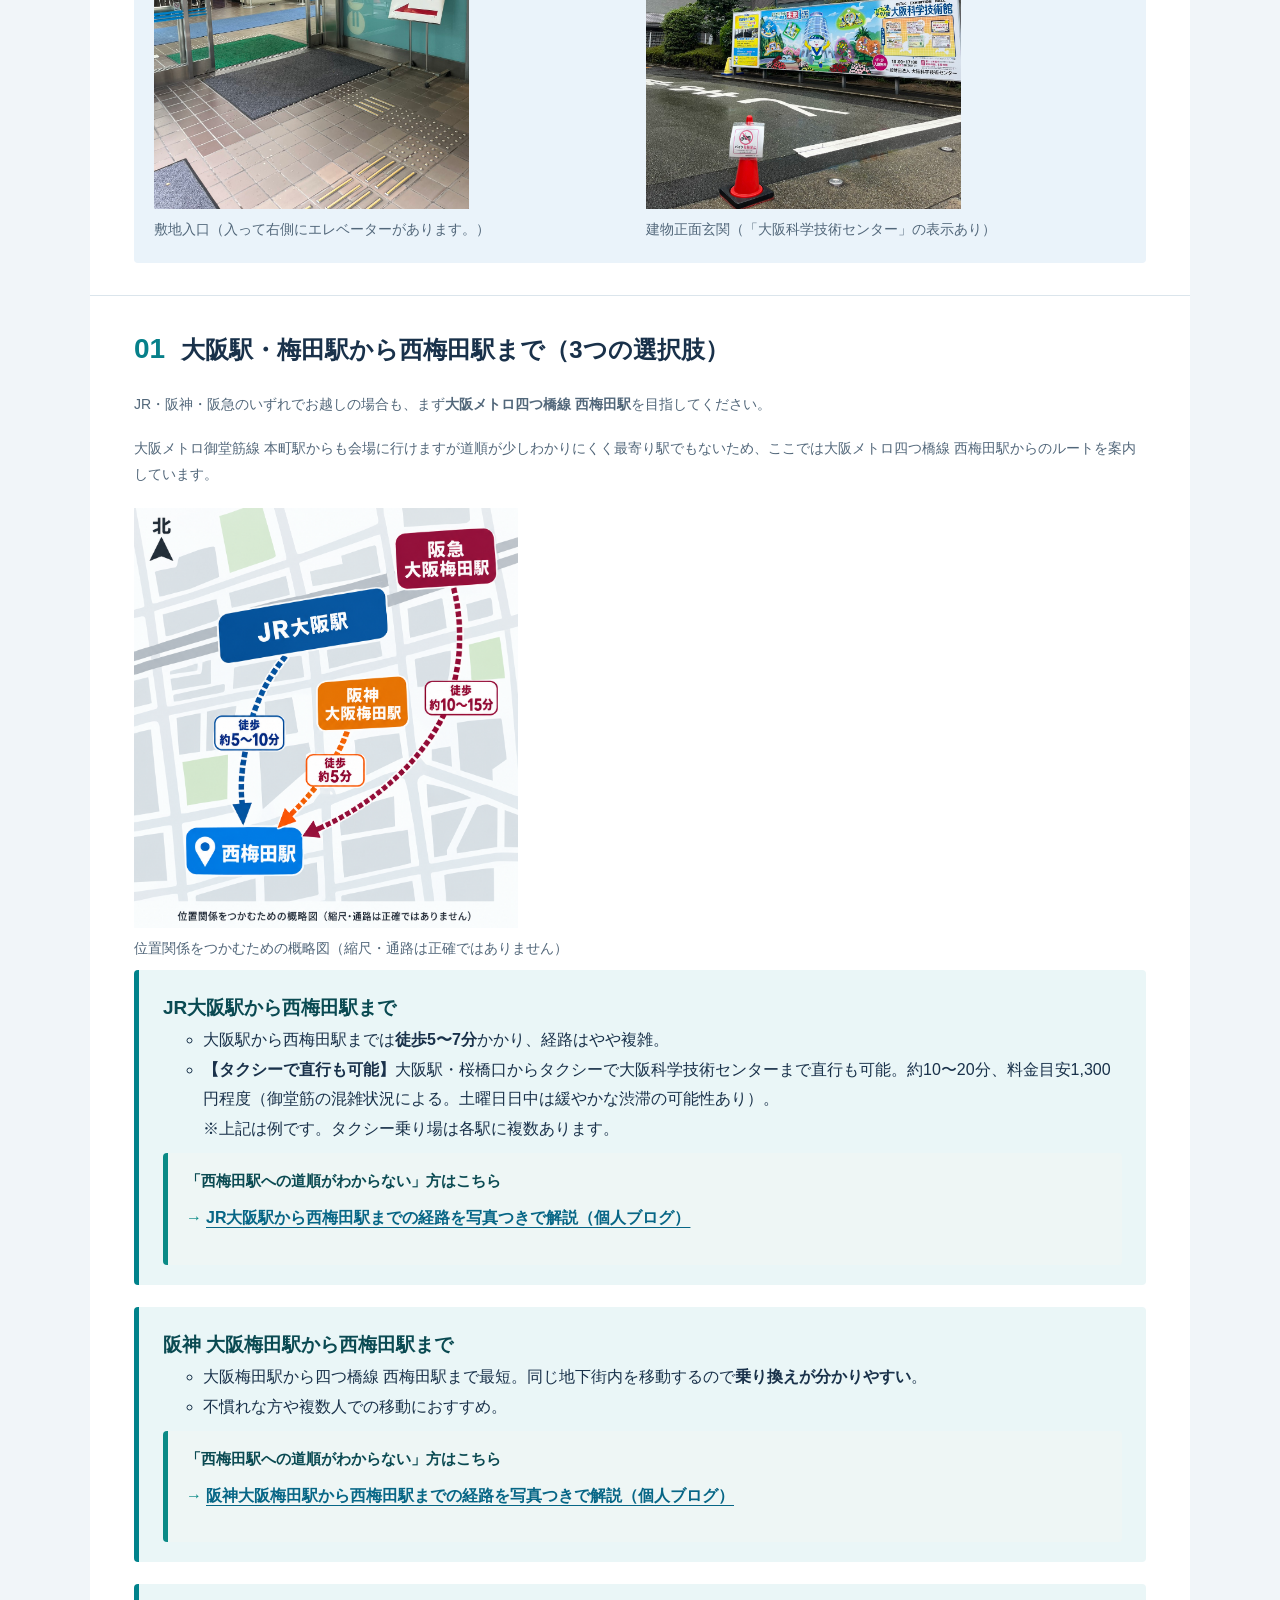
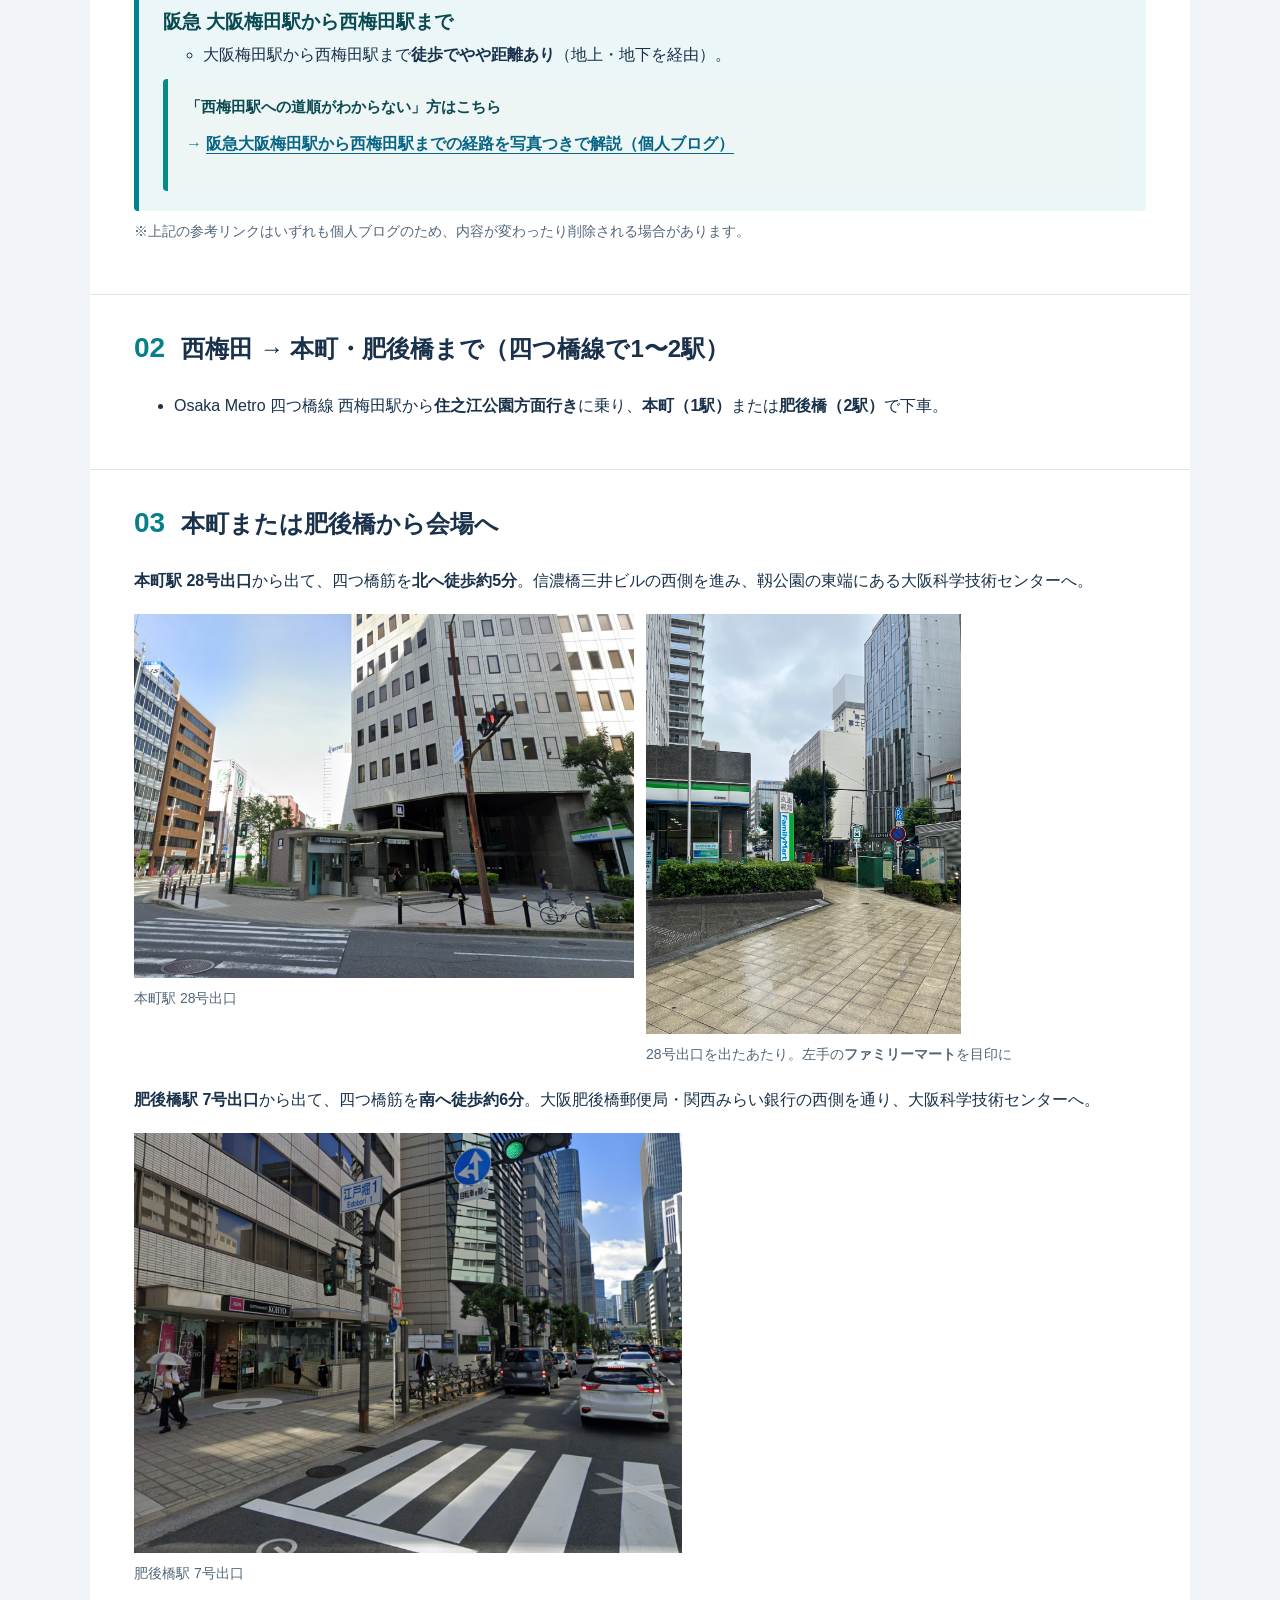
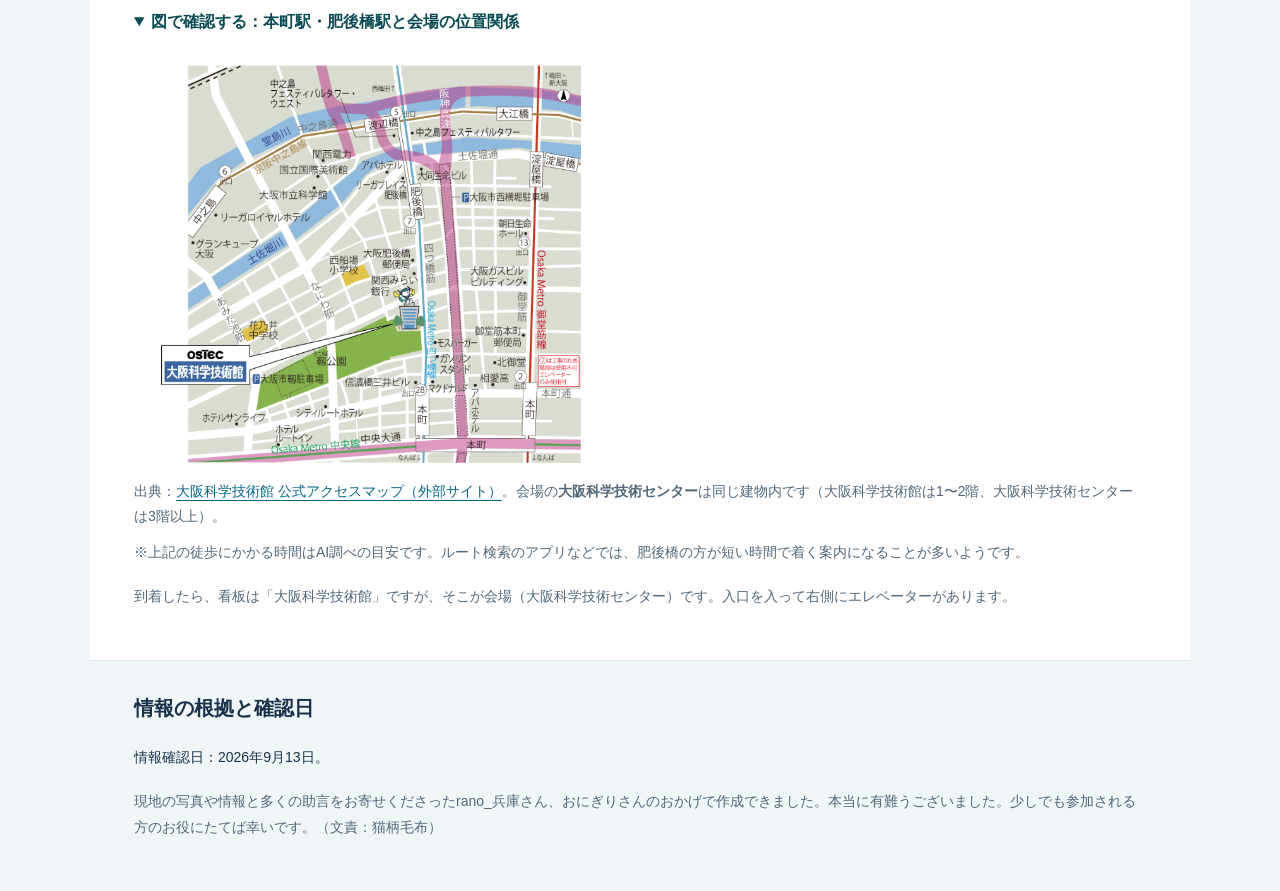
<file: osaka-route/index.html>
<!doctype html><html lang="ja"><head><meta charset="utf-8"><meta name="viewport" content="width=device-width,initial-scale=1"><title>大阪会場への道案内（本町・肥後橋から）</title><style>
*{box-sizing:border-box}
body{margin:0;background:#f1f5f9;color:#19314a;font-family:'BIZ UDPGothic','BIZ UDPゴシック','BIZ UDGothic','Yu Gothic UI','Yu Gothic','Hiragino Sans','Hiragino Kaku Gothic ProN',Meiryo,sans-serif;line-height:1.85;font-size:16px}
main{max-width:1100px;margin:auto;background:white}

/* ---- 表紙ヘッダー ---- */
header{position:relative;overflow:hidden;padding:40px 44px 36px;background:linear-gradient(135deg,#142e49 0%,#0a4a52 100%);color:white}
header::after{content:'';position:absolute;right:-60px;top:-60px;width:220px;height:220px;border-radius:50%;background:rgba(255,255,255,.06)}
header::before{content:'';position:absolute;right:40px;bottom:-80px;width:160px;height:160px;border-radius:50%;background:rgba(255,255,255,.05)}
header .eyebrow{display:inline-flex;align-items:center;gap:8px;font-size:12px;letter-spacing:.15em;background:rgba(255,255,255,.12);padding:6px 14px;border-radius:999px;font-weight:bold}
header .eyebrow .dot{width:7px;height:7px;border-radius:50%;background:#5fd7c7;display:inline-block}
header h1{position:relative;font-size:clamp(24px,3.4vw,34px);line-height:1.5;margin:16px 0 6px}
header .sub{position:relative;font-size:14px;color:#bcd6d8;margin:0}
header .date{position:relative;margin-top:18px;display:inline-block;font-size:13px;background:rgba(255,255,255,.1);padding:6px 14px;border-radius:6px}
header button{position:relative;margin-top:18px;display:block;background:transparent;border:1px solid #91a5b8;color:white;padding:8px 16px;font-size:13px}
button{font:inherit;cursor:pointer;border-radius:5px}

section{padding:32px 44px;border-bottom:1px solid #dbe5ec}
label{font-weight:bold;font-size:14px;color:#057681;letter-spacing:.07em}
h2{font-size:24px;line-height:1.5;margin:0 0 22px}
h3{font-size:19px;margin:0}
p{margin:8px 0 18px}
em{font-style:normal;font-size:28px;color:#07808a;margin-right:16px}
.tips{padding:16px 22px;background:#eef6f5;border-left:5px solid #0a8a86;margin-top:22px;font-size:15px}
.tips h3{margin-bottom:8px}
.tips ul{margin:0;padding-left:20px}
.note,figcaption{font-size:14px;color:#52677a}
.address{background:#eaf3fa}
a{color:#076686;text-underline-offset:4px}
figure{margin:14px 0 0}
figure img,figure svg{width:100%;max-width:100%;max-height:420px;height:auto;object-fit:contain;object-position:left center;display:block}
figcaption{margin-top:8px}

/* 注意喚起の赤字 */
.warn,.note.warn{color:#c62828;font-weight:bold}

details{padding:2px 0}
details summary{cursor:pointer;font-weight:bold;color:#0a4a52}

.link-callout{background:#eef6f5;border-left:5px solid #0a8a86;border-radius:4px;padding:14px 18px;margin-top:10px}
.link-callout .q{font-weight:bold;color:#0a4a52;margin:0 0 6px;font-size:15px}
.link-callout .arrow{color:#0a8a86;margin-right:4px;font-weight:bold}
.link-callout a{font-weight:bold}

summary:focus-visible,a:focus-visible,button:focus-visible{outline:3px solid #b86d00;outline-offset:3px}

@media(max-width:650px){
  header{padding:28px 20px 26px}
  section,footer{padding:22px 18px}
  h2{font-size:22px}
  .address div[style*="grid-template-columns:1fr 1fr"],
  section div[style*="grid-template-columns:1fr 1fr"]{grid-template-columns:1fr!important}
}

@media print{
  body{background:white;font-size:12pt}
  header{background:white!important;color:#0a2436;padding:10px 0 16px;border-bottom:3px solid #0a2436}
  header::before,header::after{display:none}
  header .sub{color:#0a2436}
  header .date,header button,header p.note{display:none}
  section{padding:14px 0;break-inside:avoid}
  .tips,.link-callout{border:1px solid #0a2436;background:white}
  a{color:#0a2436;text-decoration:underline}
  a[href^="http"]::after{content:" (" attr(href) ")";font-size:9pt;color:#555;word-break:break-all}
  figure img{max-height:260px}
  footer{background:white}
  main{max-width:100%}
}
</style></head>
<body>
<main>

<header>
  <h1>全国キャラバン 大阪会場への道案内</h1>
  <p class="sub">大阪・梅田 → 西梅田（四つ橋線） → 本町駅・肥後橋駅 → 会場（大阪科学技術センター）</p>
  <span class="date">9 / 19 <small style="letter-spacing:.1em">2026 SAT</small></span>
  <button type="button" onclick="window.print()">印刷 / PDF</button>
  <p class="note" style="position:relative;margin:10px 0 0;color:#bcd6d8;font-size:13px">（サポーター作成、非公式資料）</p>
</header>

<section class="intro">
  <label>参加者・スタッフ向け ／ 大阪会場への行き道</label>
  <h2 style="margin-top:14px">この案内の使い方</h2>
  <p>この案内では、主に下記の２点を説明しています。</p>
  <ul>
    <li>大阪・梅田の各駅から大阪メトロ四つ橋線西梅田駅への行き方</li>
    <li>到着駅の四つ橋線本町駅または肥後橋駅から会場までの行き方</li>
  </ul>
  <p>西梅田駅からは四つ橋線で1〜2駅、本町駅または肥後橋駅で下車し、駅の出口から会場までは徒歩5〜6分ほどです。</p>

  <div class="address" style="margin-top:24px;padding:20px;border-radius:4px">
    <label>大阪会場（目的地）</label>
    <h2 style="margin:8px 0 12px">大阪科学技術センター 8階大ホール</h2>
    <p>大阪市西区靱本町1丁目8番4号</p>
    <p><a href="https://www.ostec.or.jp/access.html">公式アクセスマップ（外部サイト）</a></p>
    <p class="note"><span class="warn">※大阪科学技術センターと大阪科学技術館は同じ建物です。</span>（看板など公式の案内は大阪科学技術館となっているようです。）</p>
    <p class="note warn">※類似名称の<strong>大阪市立科学館</strong>（中之島）と間違えないでください。</p>
    <figure style="margin:14px 0 0">
      <img src="../chikagai-route/images/osaka-ostec-building.jpg" alt="大阪科学技術センターの建物全景。8階建てのグレー色の建物で、上部に「大阪科学技術館」のマークがある"/>
      <figcaption>大阪科学技術センター 全景（1〜2階は大阪科学技術館、3階以上が大阪科学技術センター）</figcaption>
    </figure>
    <div style="display:grid;grid-template-columns:1fr 1fr;gap:12px;margin-top:14px">
      <figure style="margin:0">
        <img src="../chikagai-route/images/osaka-ostec-signboard.jpg" alt="大阪科学技術館の敷地入口の看板。壁面に「大阪科学技術館」のロゴと、大きな案内掲示板"/>
        <figcaption>敷地入口（入って右側にエレベーターがあります。）</figcaption>
      </figure>
      <figure style="margin:0">
        <img src="../chikagai-route/images/osaka-ostec-entrance2.jpg" alt="建物玄関のガラス扉。「大阪科学技術センター」の文字と、「大阪科学技術センター/大阪科学技術館 正面玄関」の案内板"/>
        <figcaption>建物正面玄関（「大阪科学技術センター」の表示あり）</figcaption>
      </figure>
    </div>
  </div>
</section>

<section>
  <h2><em>01</em>大阪駅・梅田駅から西梅田駅まで（3つの選択肢）</h2>
  <p class="note">JR・阪神・阪急のいずれでお越しの場合も、まず<strong>大阪メトロ四つ橋線 西梅田駅</strong>を目指してください。</p>
  <p class="note">大阪メトロ御堂筋線 本町駅からも会場に行けますが道順が少しわかりにくく最寄り駅でもないため、ここでは大阪メトロ四つ橋線 西梅田駅からのルートを案内しています。</p>
  <figure style="margin-top:20px">
    <img src="images/nishiumeda-access-map.png" alt="JR大阪駅・阪神大阪梅田駅・阪急大阪梅田駅それぞれから西梅田駅までの位置関係を示す概略図。JR大阪駅から徒歩約5〜10分、阪神大阪梅田駅から徒歩約5分、阪急大阪梅田駅から徒歩約10〜15分で西梅田駅に着く"/>
    <figcaption>位置関係をつかむための概略図（縮尺・通路は正確ではありません）</figcaption>
  </figure>
  <ol class="journey" style="list-style:none;padding:0;margin:8px 0 0">
    <li class="step" style="background:#eaf6f7;border-left:5px solid #00828b;border-radius:4px;padding:20px 24px;margin-bottom:22px">
      <h3 style="color:#0a4a52">JR大阪駅から西梅田駅まで</h3>
      <ul>
        <li>大阪駅から西梅田駅までは<strong>徒歩5〜7分</strong>かかり、経路はやや複雑。</li>
        <li><strong>【タクシーで直行も可能】</strong>大阪駅・桜橋口からタクシーで大阪科学技術センターまで直行も可能。約10〜20分、料金目安1,300円程度（御堂筋の混雑状況による。土曜日日中は緩やかな渋滞の可能性あり）。<br/>※上記は例です。タクシー乗り場は各駅に複数あります。</li>
      </ul>
      <div class="link-callout">
        <p class="q">「西梅田駅への道順がわからない」方はこちら</p>
        <p><span class="arrow">→</span><a href="https://th-page.net/osaka-eki-to-subway-nishi-umeda/">JR大阪駅から西梅田駅までの経路を写真つきで解説（個人ブログ）</a></p>
      </div>
    </li>
    <li class="step" style="background:#eaf6f7;border-left:5px solid #00828b;border-radius:4px;padding:20px 24px;margin-bottom:22px">
      <h3 style="color:#0a4a52">阪神 大阪梅田駅から西梅田駅まで</h3>
      <ul>
        <li>大阪梅田駅から四つ橋線 西梅田駅まで最短。同じ地下街内を移動するので<strong>乗り換えが分かりやすい</strong>。</li>
        <li>不慣れな方や複数人での移動におすすめ。</li>
      </ul>
      <div class="link-callout">
        <p class="q">「西梅田駅への道順がわからない」方はこちら</p>
        <p><span class="arrow">→</span><a href="https://osaka-transfer.com/hsuynu/">阪神大阪梅田駅から西梅田駅までの経路を写真つきで解説（個人ブログ）</a></p>
      </div>
    </li>
    <li class="step" style="background:#eaf6f7;border-left:5px solid #00828b;border-radius:4px;padding:20px 24px;margin-bottom:0">
      <h3 style="color:#0a4a52">阪急 大阪梅田駅から西梅田駅まで</h3>
      <ul>
        <li>大阪梅田駅から西梅田駅まで<strong>徒歩でやや距離あり</strong>（地上・地下を経由）。</li>
      </ul>
      <div class="link-callout">
        <p class="q">「西梅田駅への道順がわからない」方はこちら</p>
        <p><span class="arrow">→</span><a href="https://osaka-news.jp/life/hankyu-nishiumeda/">阪急大阪梅田駅から西梅田駅までの経路を写真つきで解説（個人ブログ）</a></p>
      </div>
    </li>
  </ol>
  <p class="note">※上記の参考リンクはいずれも個人ブログのため、内容が変わったり削除される場合があります。</p>
</section>

<section>
  <h2><em>02</em>西梅田 → 本町・肥後橋まで（四つ橋線で1〜2駅）</h2>
  <ul>
    <li>Osaka Metro 四つ橋線 西梅田駅から<strong>住之江公園方面行き</strong>に乗り、<strong>本町（1駅）</strong>または<strong>肥後橋（2駅）</strong>で下車。</li>
  </ul>
</section>

<section>
  <h2><em>03</em>本町または肥後橋から会場へ</h2>
  <div style="margin-bottom:18px">
    <p><strong>本町駅 28号出口</strong>から出て、四つ橋筋を<strong>北へ徒歩約5分</strong>。信濃橋三井ビルの西側を進み、靱公園の東端にある大阪科学技術センターへ。</p>
    <div style="display:grid;grid-template-columns:1fr 1fr;gap:12px;margin-top:10px">
      <figure style="margin:0">
        <img src="../chikagai-route/images/osaka-honmachi-exit28.png" alt="本町駅28号出口の外観。四つ橋筋沿いにある地下鉄出口"/>
        <figcaption>本町駅 28号出口</figcaption>
      </figure>
      <figure style="margin:0">
        <img src="../chikagai-route/images/osaka-honmachi-familymart.jpg" alt="28号出口を出た所の風景。目印にファミリーマート信濃橋店が見える"/>
        <figcaption>28号出口を出たあたり。左手の<strong>ファミリーマート</strong>を目印に</figcaption>
      </figure>
    </div>
  </div>
  <div style="margin-bottom:18px">
    <p><strong>肥後橋駅 7号出口</strong>から出て、四つ橋筋を<strong>南へ徒歩約6分</strong>。大阪肥後橋郵便局・関西みらい銀行の西側を通り、大阪科学技術センターへ。</p>
    <figure style="margin:10px 0 0">
      <img src="../chikagai-route/images/osaka-higobashi-exit7.png" alt="肥後橋駅7号出口の外観。四つ橋筋沿いにある地下鉄出口"/>
      <figcaption>肥後橋駅 7号出口</figcaption>
    </figure>
  </div>
  <details open>
    <summary>図で確認する：本町駅・肥後橋駅と会場の位置関係</summary>
    <figure>
      <a href="../chikagai-route/images/osaka-ostec-map.png" target="_blank" rel="noreferrer"><img src="../chikagai-route/images/osaka-ostec-map.png" alt="大阪科学技術館 公式アクセスマップ。中央に大阪科学技術館（OSTEC）と靱公園、東側の四つ橋筋沿いに本町駅28号出口（南）と肥後橋駅7号出口（北）。周辺に信濃橋三井ビル、大阪肥後橋郵便局、関西みらい銀行などの目印。御堂筋線の本町駅（2号出口）も東側に表示"/></a>
      <figcaption>出典：<a href="https://www.ostec.or.jp/pop/access/">大阪科学技術館 公式アクセスマップ（外部サイト）</a>。会場の<strong>大阪科学技術センター</strong>は同じ建物内です（大阪科学技術館は1〜2階、大阪科学技術センターは3階以上）。</figcaption>
    </figure>
  </details>
  <p class="note">※上記の徒歩にかかる時間はAI調べの目安です。ルート検索のアプリなどでは、肥後橋の方が短い時間で着く案内になることが多いようです。</p>
  <p class="note" style="margin-top:14px">到着したら、看板は「大阪科学技術館」ですが、そこが会場（大阪科学技術センター）です。入口を入って右側にエレベーターがあります。</p>
</section>

<footer style="padding:32px 44px;background:#f0f5f8">
  <h2 style="font-size:20px">情報の根拠と確認日</h2>
  <p style="font-size:14px">情報確認日：2026年9月13日。</p>
  <p class="note" style="margin-top:14px">現地の写真や情報と多くの助言をお寄せくださったrano_兵庫さん、おにぎりさんのおかげで作成できました。本当に有難うございました。少しでも参加される方のお役にたてば幸いです。（文責：猫柄毛布）</p>
</footer>

</main>
</body></html>
</file>
<file: kobe-caravan-report/css/style.css>
/* ==================== 01. 色と基本設定：全体の色変更はここ ==================== */
:root {
  --ink: #203b32;
  --muted: #52685e;
  --green: #226846;
  --pale: #eaf5ed;
  --line: #cbded1;
  --paper: #fff;
  --width: 1120px;
}
* { box-sizing: border-box; }
html { scroll-behavior: smooth; scroll-padding-top: 24px; }
body { margin: 0; background: var(--paper); color: var(--ink); font-family: "BIZ UDPGothic", "Yu Gothic", "Hiragino Kaku Gothic ProN", Meiryo, sans-serif; font-size: 16px; line-height: 1.95; overflow-wrap: anywhere; }
a { color: var(--green); text-underline-offset: 5px; }
a:hover { text-decoration-thickness: 2px; }
a:focus-visible, button:focus-visible { outline: 3px solid #b56722; outline-offset: 5px; }
button { font: inherit; cursor: pointer; }
img { display: block; max-width: 100%; height: auto; }
figure, p { margin: 0 0 1.2rem; }
h1, h2, h3, h4 { line-height: 1.5; text-wrap: balance; }
h2 { font-size: clamp(1.6rem, 3vw, 2.25rem); margin: 0 0 1.8rem; letter-spacing: .025em; }
h3 { font-size: 1.25rem; }
h4 { font-size: 1.2rem; margin: .65rem 0 1rem; }
.wrap { width: min(var(--width), calc(100% - 40px)); margin-inline: auto; }
.section { padding-block: 64px; }
.eyebrow { font-size: .875rem; font-weight: 700; letter-spacing: .1em; color: var(--green); margin-bottom: .85rem; }
.note, figcaption { font-size: .875rem; line-height: 1.8; color: var(--muted); }
.section-intro { max-width: 770px; margin-bottom: 2rem; }
.skip-link { position: absolute; top: -100px; left: 16px; padding: 12px; background: white; z-index: 10; }
.skip-link:focus { top: 10px; }

/* ==================== 02. 表紙・目次 ==================== */
.site-header { display: flex; justify-content: space-between; align-items: center; gap: 16px; padding-block: 22px; border-bottom: 1px solid var(--line); }
.site-name { color: var(--ink); text-decoration: none; font-weight: 700; font-size: .95rem; }
.site-name span { display: block; font-size: .8rem; font-weight: 400; }
.edition { font-size: .8rem; color: var(--muted); }
.hero { padding-top: 38px; }
.date { font-size: 1.3rem; letter-spacing: .045em; font-weight: 600; }
.date span { color: #7b9e89; }
.date small { display: block; font-size: .875rem; font-weight: 400; }
h1 { font-family: "Yu Mincho", "Hiragino Mincho ProN", serif; font-size: clamp(2.3rem, 4.4vw, 3.6rem); line-height: 1.45; letter-spacing: .02em; margin: 18px 0 24px; }
.lead { max-width: 31em; }
.hero-photo { margin-bottom: 20px; }
.hero-photo img { width: 100%; }
figcaption { margin-top: 10px; }
.photo-link { display: block; position: relative; cursor: zoom-in; }
.photo-hint { position: absolute; right: 12px; bottom: 12px; background: #fff; padding: 4px 12px; font-size: .875rem; color: var(--ink); border-radius: 3px; }
.toc { display: grid; grid-template-columns: 1fr 1fr; gap: 0 18px; border-top: 1px solid var(--line); border-bottom: 1px solid var(--line); padding-block: 12px; }
.toc a { font-size: .875rem; padding-block: 8px; text-decoration: none; }

/* ==================== 03. 開催概要・タイムライン・冒頭写真 ==================== */
.event-facts { margin: 28px 0 12px; }
.event-facts div { display: grid; grid-template-columns: 6.5rem 1fr; padding: 10px 0; border-bottom: 1px solid var(--line); }
dt { color: var(--muted); font-size: .875rem; }
dd { margin: 0; }
.source-ref { font-size: .875rem; white-space: nowrap; }
.timeline { list-style: none; margin: 30px 0 0 10px; padding: 0 0 0 28px; border-left: 2px solid var(--line); }
.timeline li { position: relative; padding-bottom: 22px; }
.timeline li::before { content: ""; position: absolute; width: 12px; height: 12px; background: var(--green); border-radius: 50%; left: -35px; top: 9px; }
.timeline h3 { margin: 5px 0 10px; }
.step { font-size: .875rem; color: var(--green); font-weight: 700; }
.opening-photos { display: grid; grid-template-columns: 1fr 1fr; gap: 16px; margin-top: 30px; }
.opening-photos img { width: 100%; max-height: 390px; object-fit: cover; object-position: center 65%; }
.venue-wide { max-width: 900px; margin: 28px auto 0; }
.venue-wide img { width: 100%; }

/* ==================== 04. 写真と説明：スマホでは写真→説明 ==================== */
.workshop-band { background: var(--pale); }
.photo-story { padding-block: 22px 36px; border-bottom: 1px solid var(--line); margin-bottom: 30px; }
.photo-story:last-of-type { border: 0; }
.photo-story img { width: 100%; }
.photo-story h3 { font-size: 1.4rem; margin: 0 0 20px; }
.story-number { font-family: Georgia, serif; color: var(--green); font-size: 2.4rem; line-height: 1; margin: 14px 0; }
.tips { padding-left: 1.4em; }
.workshop-voices { max-width: 850px; margin: 30px auto 0; padding-top: 22px; border-top: 1px solid var(--line); }
.hyogo-note { background: white; padding: 24px; max-width: 850px; margin: 12px auto 0; }
.hyogo-note { margin-top: 22px; border: 1px solid var(--line); }
.hyogo-catchphrase { position: relative; width: fit-content; max-width: 100%; margin: 26px auto 8px; padding: .45em .8em; border: 2px solid var(--green); border-radius: 8px; background: #f3faf4; box-shadow: 6px 6px 0 #d7ead8; color: var(--green); font-family: "Hiragino Maru Gothic ProN", "BIZ UDPGothic", "Yu Gothic", sans-serif; font-size: clamp(1.25rem, 4.2vw, 2.05rem); font-weight: 900; line-height: 1.5; letter-spacing: .04em; text-align: center; transform: rotate(-1deg); }
.hyogo-catchphrase::before { content: "✦"; position: absolute; top: -.8em; right: -.45em; color: #e2a728; font-size: .9em; }
.hyogo-catchphrase span { background: linear-gradient(transparent 63%, #fce994 63%); }
.hyogo-note h3 { margin-top: 0; }
.hyogo-note p:last-child { margin-bottom: 0; }
.handout-block { margin-top: 36px; padding-top: 28px; border-top: 1px solid var(--line); }
.handout-block h3 { margin-top: .35rem; }
.handout-gallery { display: grid; gap: 18px; margin-top: 22px; }
.handout-gallery figure { margin-bottom: 0; }
.handout-gallery img { width: 100%; border: 1px solid var(--line); }

/* ==================== 05. 投稿カード ==================== */
.group-title { border-bottom: 1px solid var(--line); padding-bottom: 15px; margin-top: 36px; }
.question-note, .follow-up { padding: 24px; margin: 0 0 20px; border-radius: 5px; }
.question-note { background: var(--pale); border-left: 4px solid var(--green); }
.follow-up { border: 1px solid var(--line); background: #fff; }
.question-note h3, .follow-up h5 { margin-top: .65rem; }
/* 質問・回答・対応する投稿を1件ずつ同じカードに収めます。 */
.qa-list { display: grid; gap: 18px; }
.qa-item { padding: 20px; border: 1px solid var(--line); border-radius: 5px; background: #fff; }
.qa-item h4 { margin: 0 0 12px; color: var(--green); font-size: 1.05rem; }
.qa-item h4::before { content: "Q. "; color: #b56722; }
.qa-item > p { margin-bottom: 0; }
.qa-unrecorded { color: var(--muted); font-size: .875rem; }
.qa-related { max-width: 650px; margin: 20px auto 0; padding-top: 16px; border-top: 1px solid var(--line); }
.qa-related .twitter-tweet { margin: 12px auto 0 !important; }
.qa-item .follow-up { margin: 22px 0 0; padding: 18px; background: var(--pale); }
.qa-item .follow-up p:last-child { margin-bottom: 0; }
.source-buttons { display: flex; flex-wrap: wrap; gap: 10px 24px; margin-bottom: 0; }
.source-buttons a { display: inline-block; padding-block: 6px; font-weight: 700; }
.voice-grid { display: grid; gap: 20px; }
.voice-card { display: flex; flex-direction: column; padding: 24px; background: #fff; border: 1px solid var(--line); border-radius: 5px; }
.machine-embed { padding: 18px; background: #fff; border: 1px solid var(--line); border-radius: 5px; }
.machine-embed .twitter-tweet { margin: 12px auto 0 !important; }
.participant-embed { max-width: 850px; margin: 22px auto 0; }
#voice-2 { margin-bottom: 24px; }
.attendance-note { margin: 16px 0 0; padding: 14px 18px; background: var(--pale); border-left: 4px solid var(--green); }
/* Threads投稿は本文を常時表示し、元投稿リンクも残します。 */
.threads-note { margin-top: 20px; border: 1px solid var(--line); border-radius: 5px; background: #fff; }
.threads-note h4 { padding: 18px 20px 0; margin: 0; color: var(--green); }
.threads-note h4 span { display: block; margin-top: 4px; color: var(--muted); font-size: .85rem; font-weight: 400; }
.threads-note-body { padding: 12px 20px 20px; }
.threads-note-body > p:first-child { font-size: .875rem; color: var(--muted); }
.threads-text-body { max-width: 658px; margin: 16px auto; padding: 4px 18px; border-left: 3px solid var(--line); }
.threads-text-body p { line-height: 1.75; }
.threads-fallback { margin-bottom: 0; font-size: .875rem; }
.tag { color: var(--green); font-size: .875rem; font-weight: 700; margin-bottom: 0; }
.voice-card footer { margin-top: auto; border-top: 1px solid var(--line); padding-top: 16px; font-size: .875rem; }
.voice-card footer p { margin-bottom: 10px; font-weight: 700; }
.voice-card footer span, .voice-card time { display: block; font-weight: 400; color: var(--muted); }
.voice-card time { font-size: .8rem; }
.voice-card footer a { display: inline-block; padding-block: 6px; }
.voice-card footer a span { display: inline; color: inherit; }

/* ==================== 06. 出典とフッター ==================== */
.sources { border-top: 2px solid var(--green); max-width: 850px; }
.sources li { margin-bottom: 14px; }
.sources ul { padding-left: 1.3em; }
.site-footer { border-top: 1px solid var(--line); padding-block: 24px 36px; font-size: .875rem; }
.site-footer span { display: block; color: var(--muted); }

/* ==================== 07. 写真拡大：標準dialogがフォーカスを保持 ==================== */
dialog { border: 0; padding: 16px; width: min(1200px, 96vw); max-height: 94vh; color: var(--ink); border-radius: 5px; }
dialog:not([open]) { display: none; }
dialog::backdrop { background: rgb(10 25 18 / 85%); }
dialog form { display: flex; justify-content: flex-end; margin-bottom: 12px; }
.close-button { border: 1px solid var(--line); color: var(--ink); background: white; padding: 8px 18px; border-radius: 3px; min-height: 44px; }
dialog img { margin: auto; max-height: 73vh; width: auto; object-fit: contain; }
dialog p { font-size: .875rem; margin: 12px 0 0; }
body.photo-open { overflow: hidden; }

/* ==================== 08. タブレット・PC ==================== */
@media (min-width: 760px) {
  .section { padding-block: 86px; }
  .site-name span { display: inline; margin-left: 14px; }
  .hero { display: grid; grid-template-columns: .9fr 1.2fr; align-items: center; gap: 40px; padding-block: 60px 35px; }
  .hero-photo img { aspect-ratio: 1.05; object-fit: cover; object-position: center 70%; }
  .hero-photo { margin: 0; }
  .toc { display: flex; justify-content: space-around; }
  .overview-grid { display: grid; grid-template-columns: 1fr 1fr; gap: 64px; }
  .timeline { margin-top: 5px; }
  .opening-photos { max-width: 760px; margin-inline: auto; gap: 28px; }
  .photo-story { display: grid; grid-template-columns: 1.35fr 1fr; gap: 40px; align-items: center; }
  .handout-gallery { grid-template-columns: repeat(2, minmax(0, 1fr)); }
  .voice-grid { grid-template-columns: repeat(2, minmax(0, 1fr)); }
  .site-footer { display: flex; justify-content: space-between; }
}
@media (prefers-reduced-motion: reduce) { html { scroll-behavior: auto; } }
@media print {
  .toc, .photo-hint, .site-footer a, dialog { display: none !important; }
  .wrap { width: 100%; }
  .section { padding-block: 22px; }
  .voice-card, .qa-item, .follow-up, .hyogo-note, figure { break-inside: avoid; }
  body { font-size: 11pt; }
}
</file>
